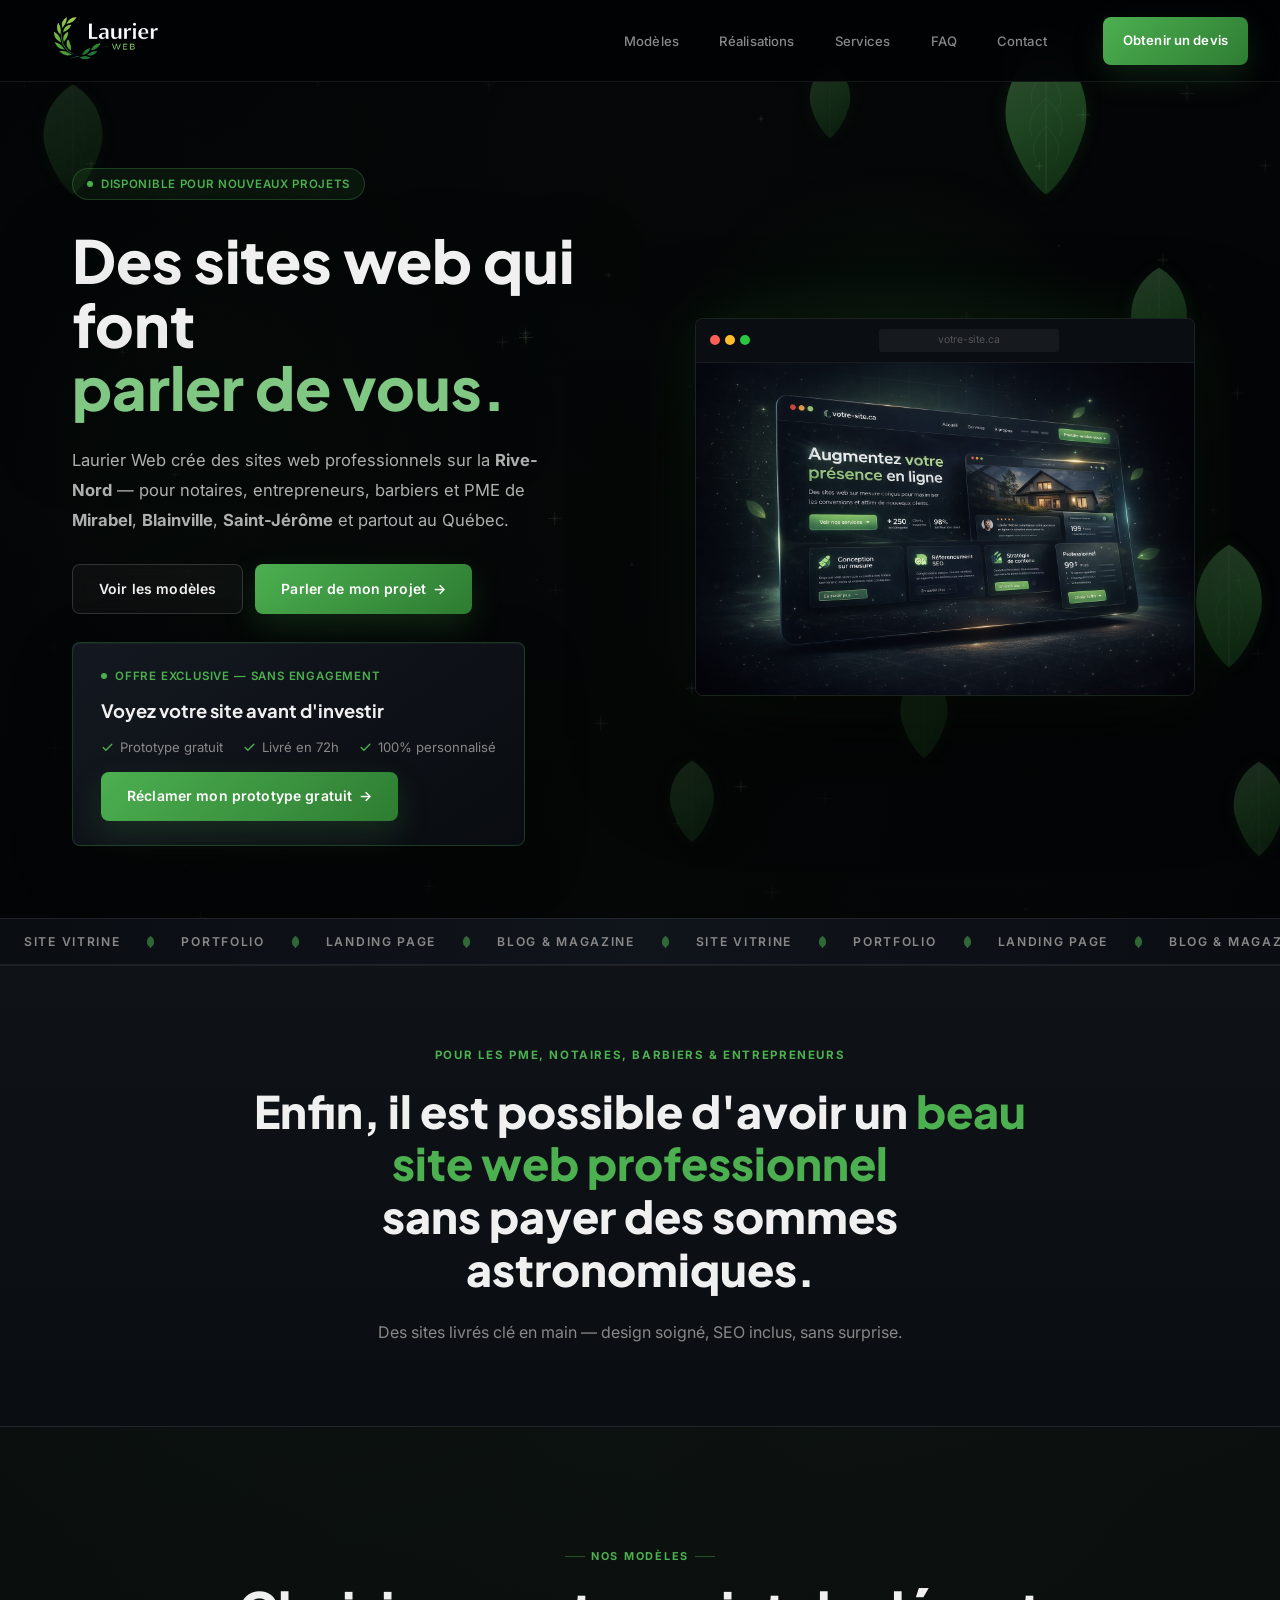
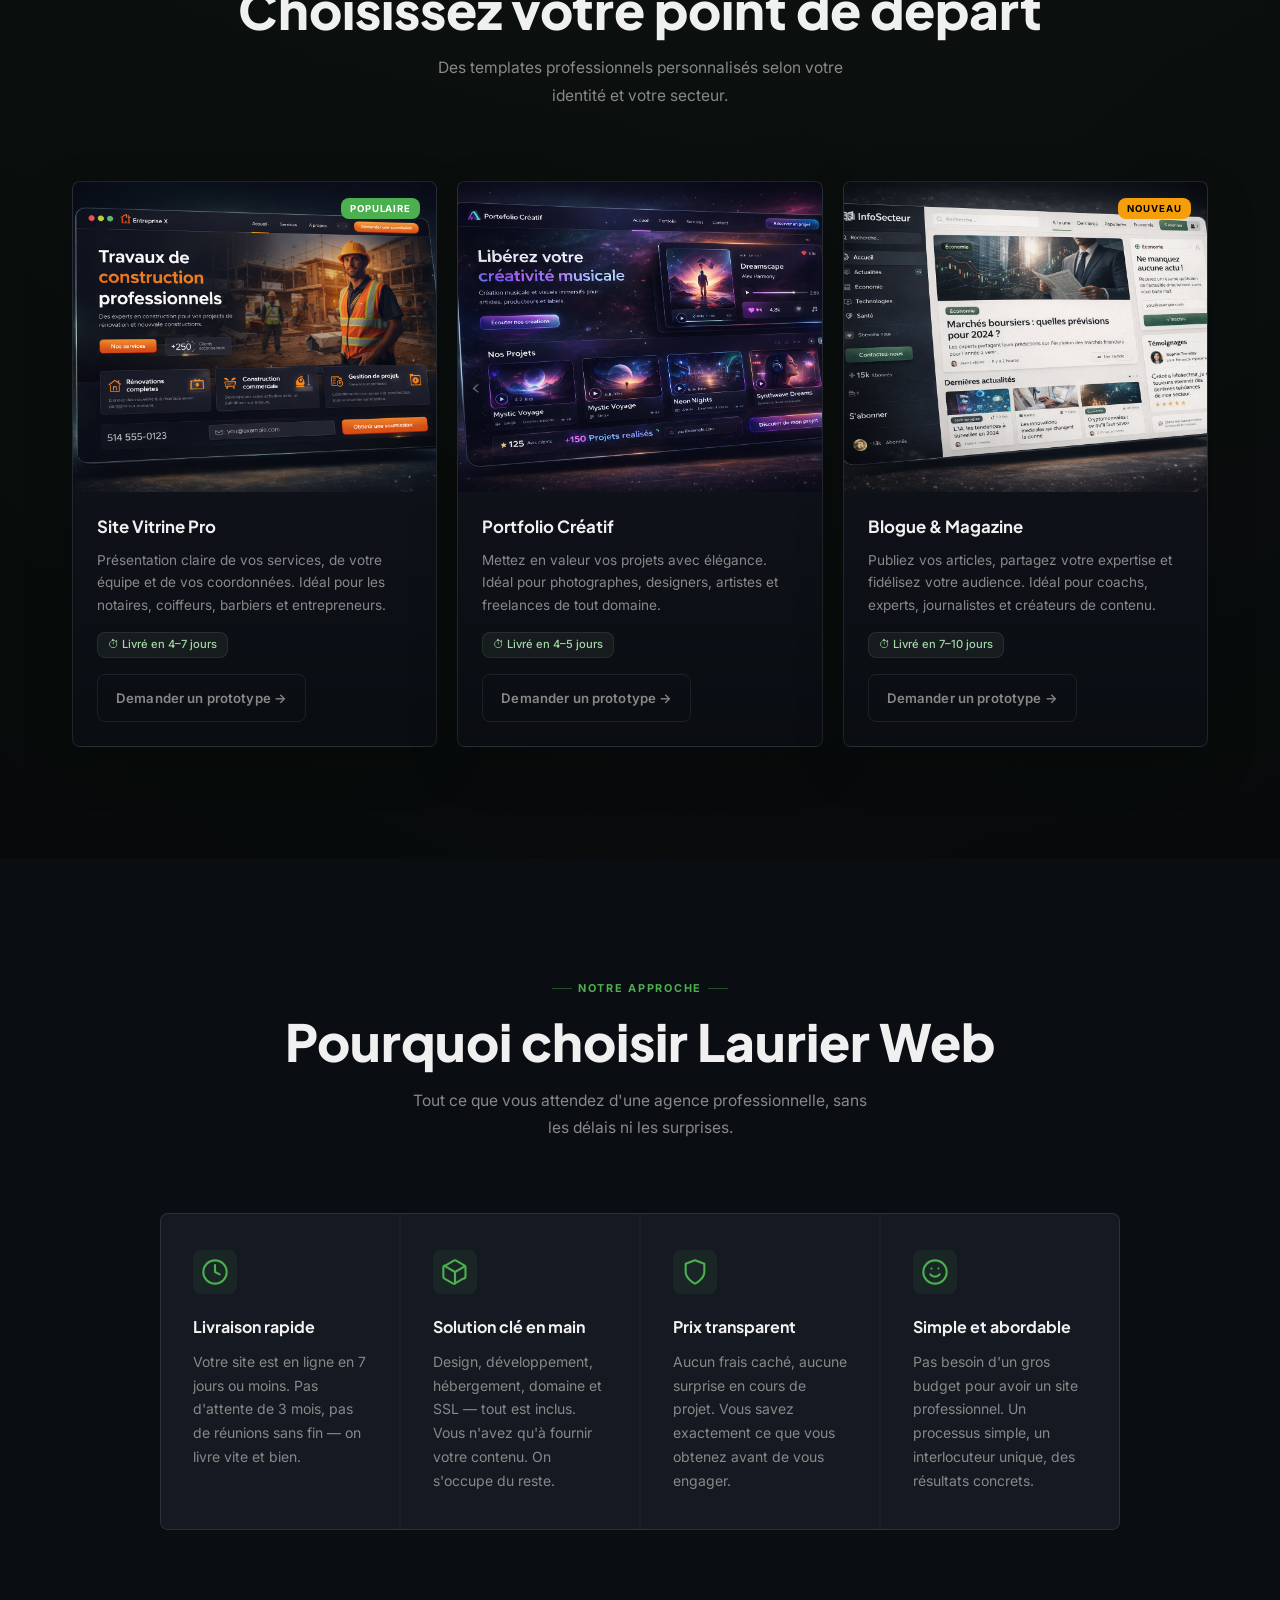
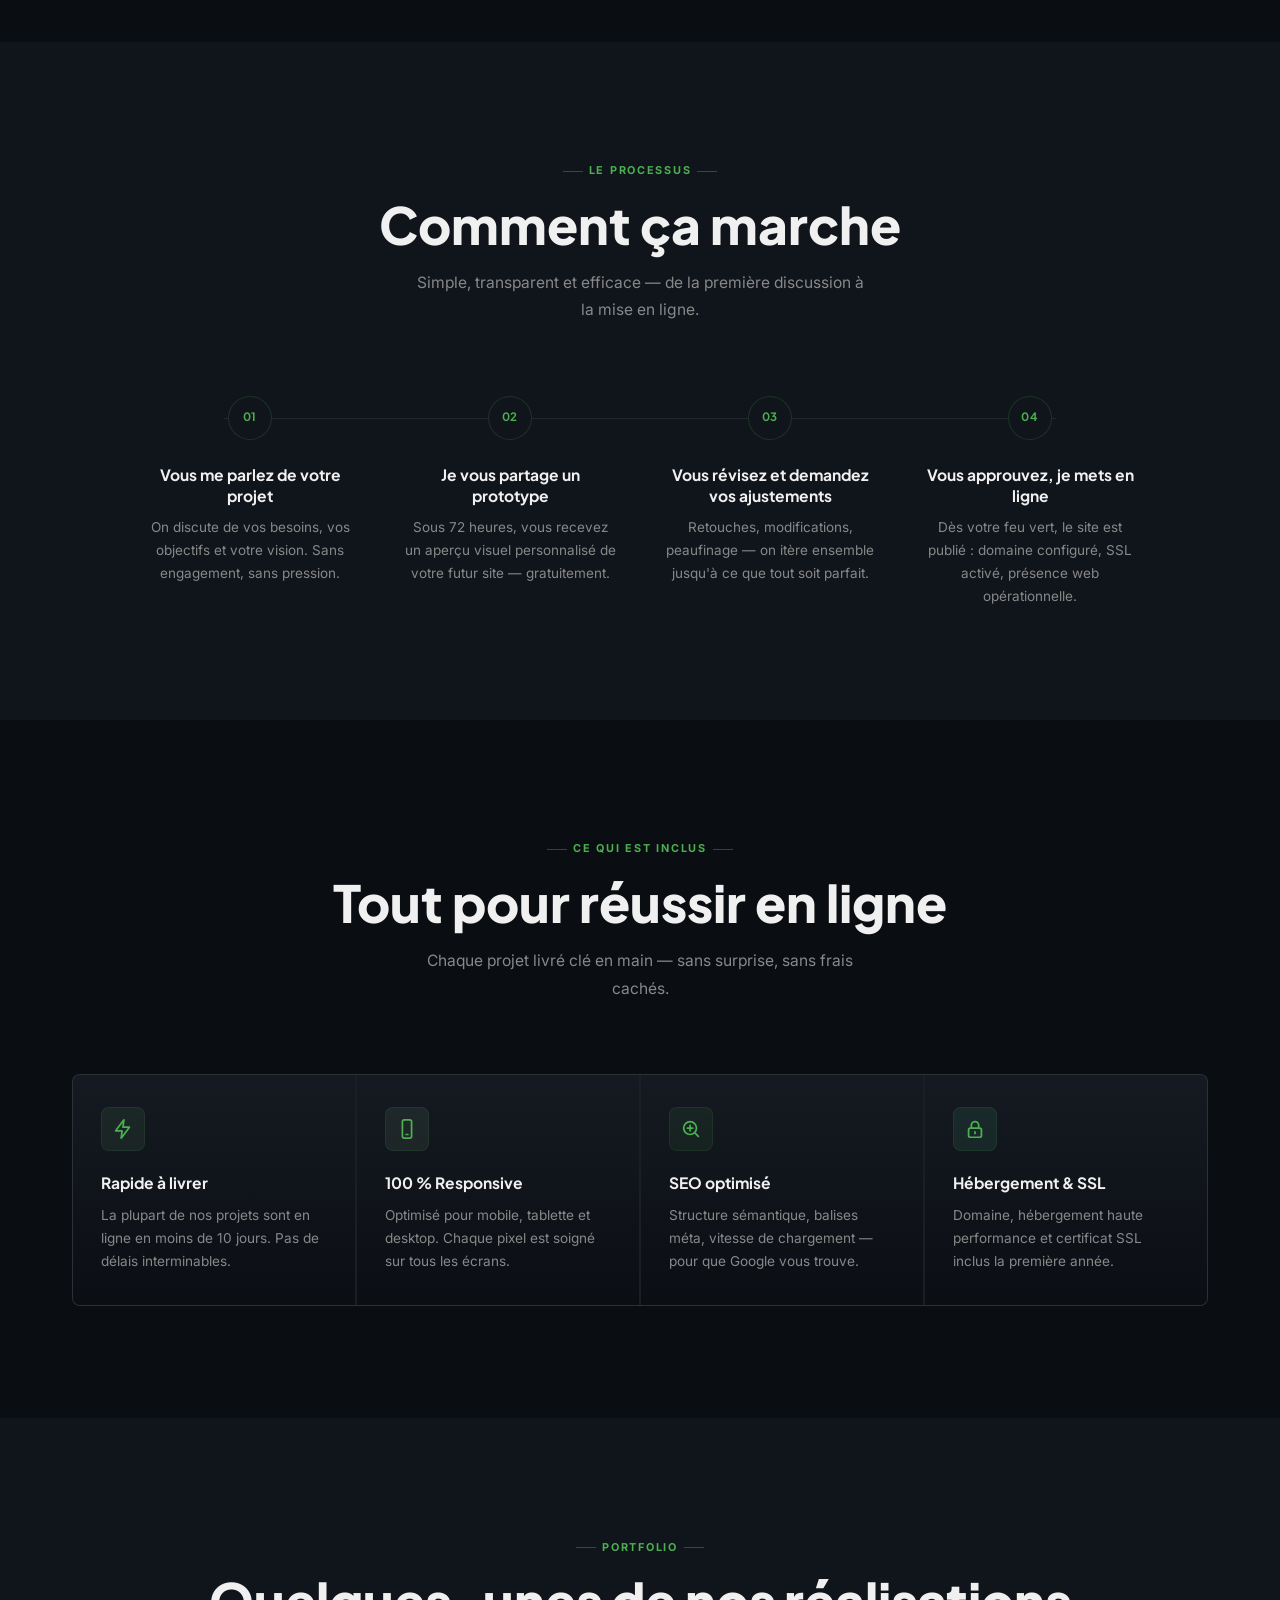
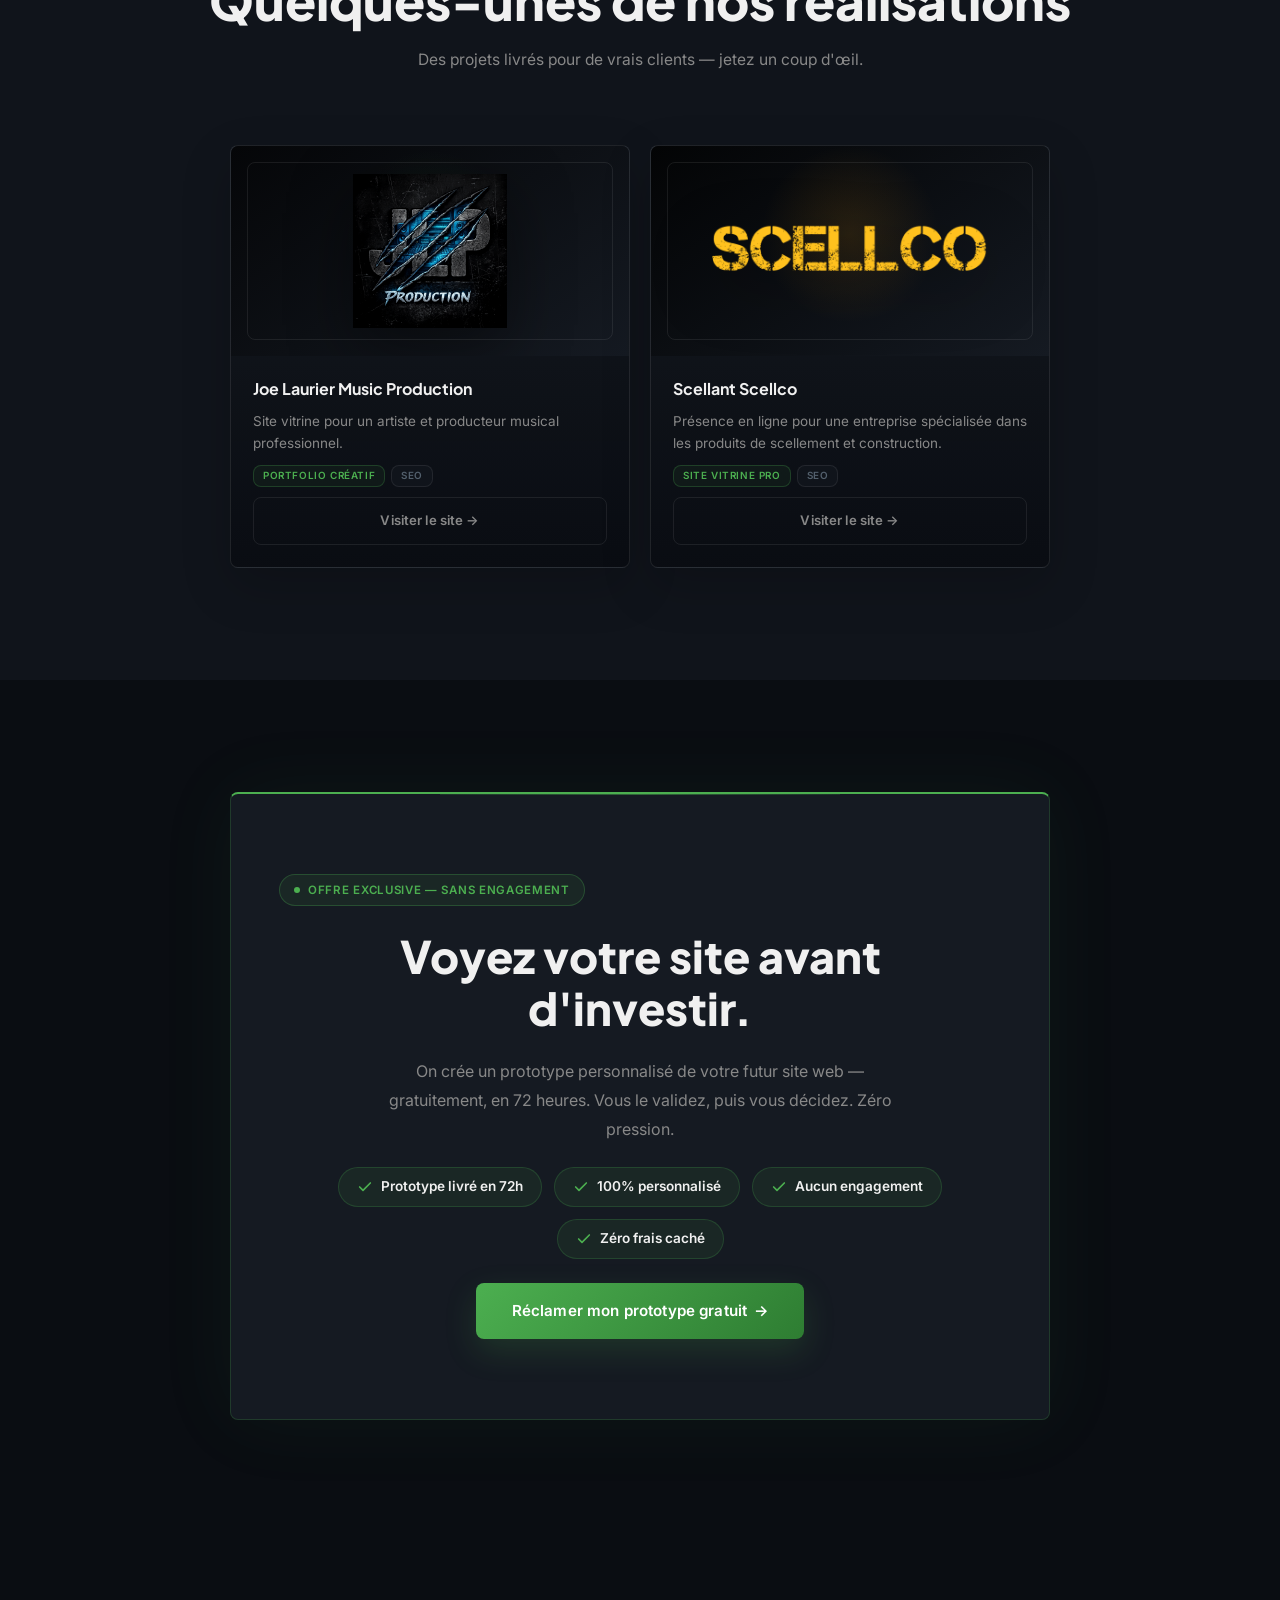
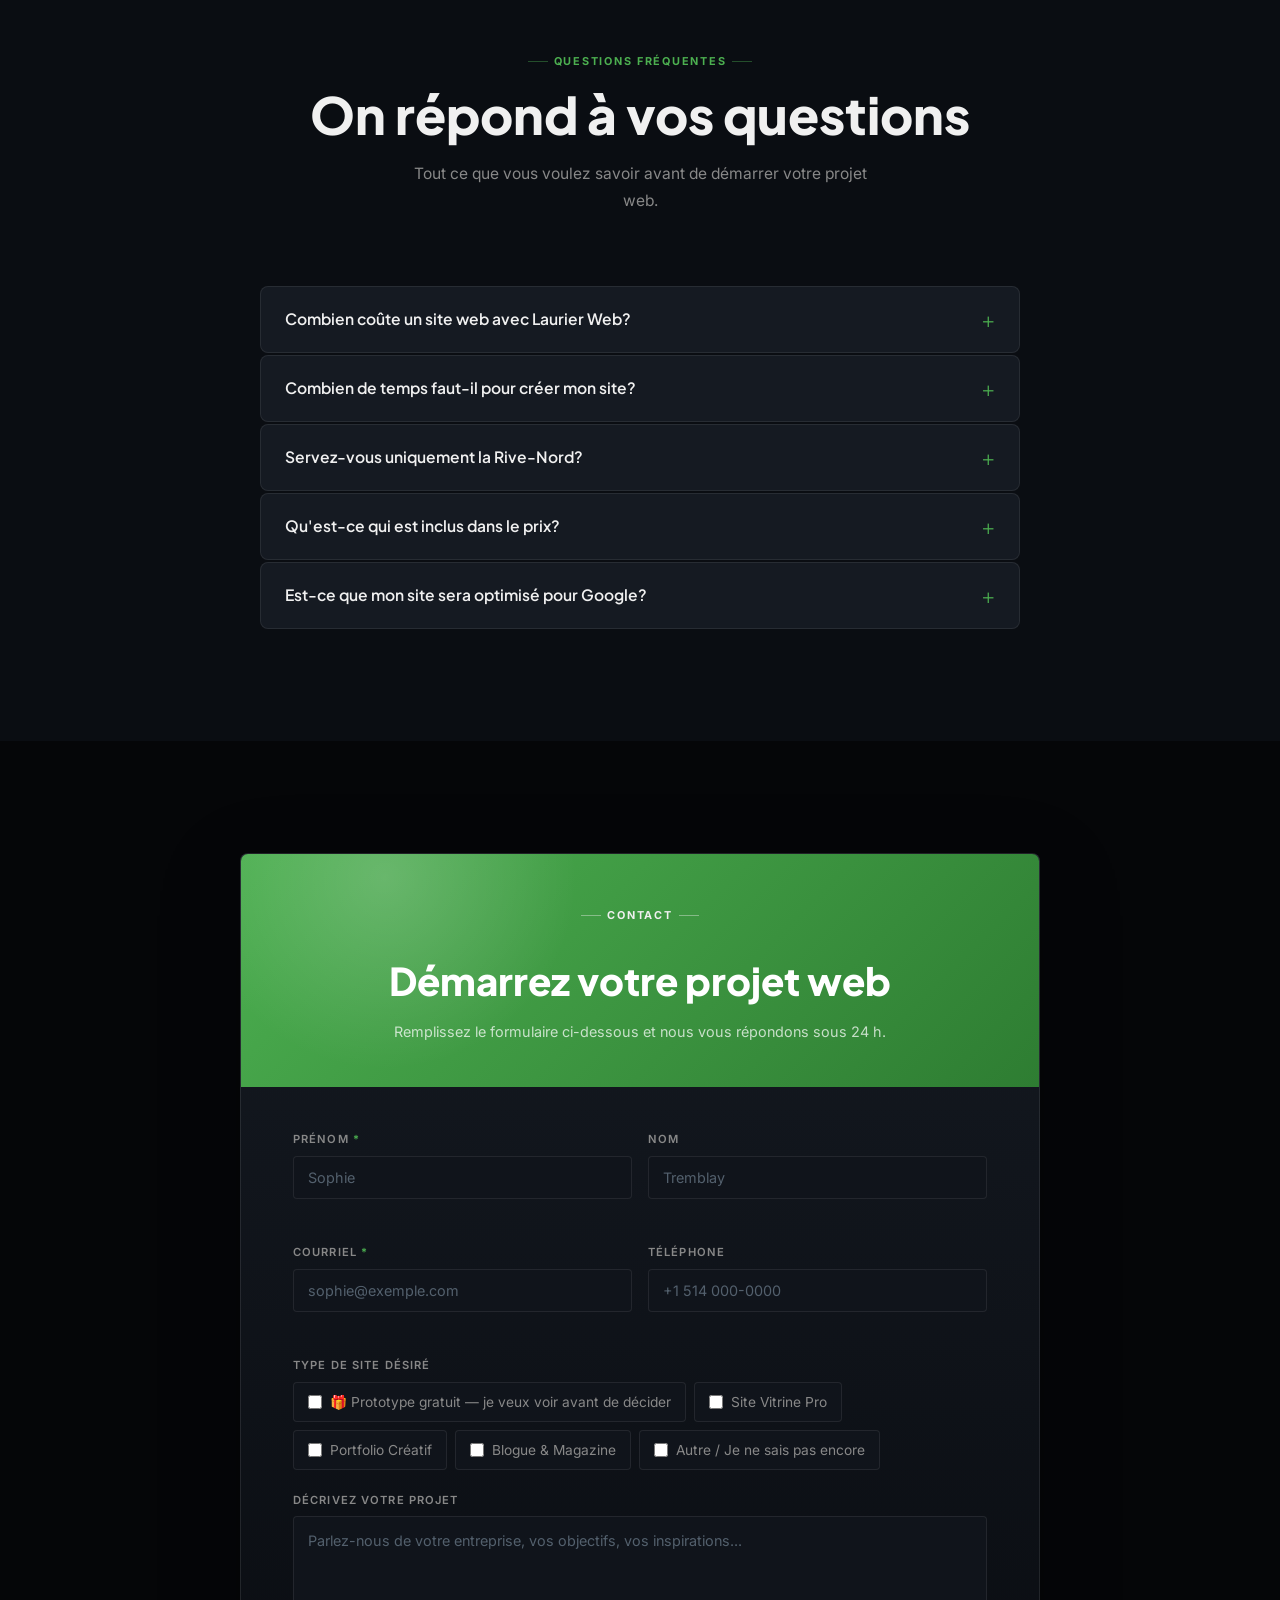
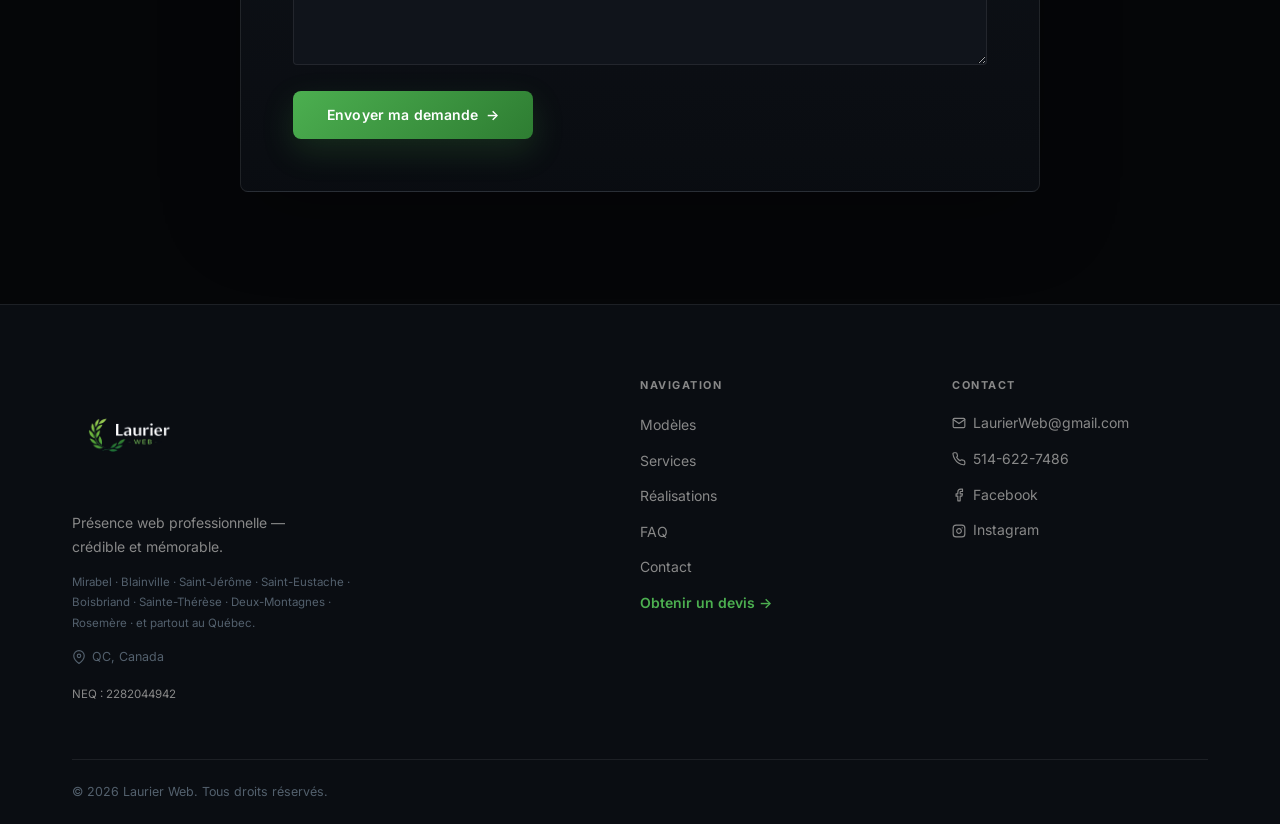
<file: index.html>
<!DOCTYPE html>
<html lang="fr-CA">
<head>
  <meta charset="UTF-8" />
  <meta name="viewport" content="width=device-width, initial-scale=1.0" />
  <title>Création site web Rive-Nord | Laurier Web</title>
  <meta name="description" content="Création de sites web professionnels sur la Rive-Nord pour notaires, PME et entrepreneurs. Mirabel, Blainville, Saint-Jérôme. Prototype gratuit en 72h." />
  <meta name="keywords" content="création site web Mirabel, création site web Blainville, création site web Saint-Jérôme, agence web Rive-Nord, site web notaire, site web entrepreneur, site web barbier, site web salon coiffure, site web PME, site web pas cher Rive-Nord, création site web abordable, site web Saint-Eustache, site web Boisbriand, site web Sainte-Thérèse, site web Rosemère, site web Deux-Montagnes, agence web Québec" />
  <meta name="author" content="Laurier Web" />
  <meta name="robots" content="index, follow" />
  <meta name="google-site-verification" content="0292b7c1e16aa6a2" />
  <meta name="google-site-verification" content="QXxcqD3nbH7M9DW1fIiabyXTuWGIV3mVBaXO-bydncg" />
  <link rel="canonical" href="https://laurierweb.ca/" />
  <link rel="icon" type="image/x-icon" href="/favicon.ico" />
  <link rel="icon" type="image/png" sizes="48x48" href="/favicon-48x48.png" />
  <link rel="icon" type="image/png" sizes="32x32" href="/favicon-32x32.png" />
  <link rel="icon" type="image/png" sizes="16x16" href="/favicon-16x16.png" />
  <link rel="icon" type="image/png" sizes="512x512" href="/favicon-512x512.png" />
  <link rel="apple-touch-icon" sizes="180x180" href="/apple-touch-icon.png" />
  <link rel="manifest" href="/site.webmanifest" />
  <meta name="theme-color" content="#050608" />
  <!-- Open Graph -->
  <meta property="og:type"        content="website" />
  <meta property="og:site_name"   content="Laurier Web" />
  <meta property="og:locale"      content="fr_CA" />
  <meta property="og:title"       content="Laurier Web — Création de sites web · Rive-Nord" />
  <meta property="og:description" content="Sites web professionnels pour PME et travailleurs autonomes à Mirabel, Saint-Eustache, Boisbriand et la Rive-Nord. Forfaits à partir de 300$." />
  <meta property="og:url"         content="https://laurierweb.ca/" />
  <meta property="og:image"       content="https://laurierweb.ca/assets/images/OG.png" />
  <meta property="og:image:type"  content="image/png" />
  <meta property="og:image:width" content="1200" />
  <meta property="og:image:height" content="630" />
  <meta property="og:image:alt"   content="Laurier Web — Création de sites web professionnels sur la Rive-Nord" />
  <!-- Twitter/X Card -->
  <meta name="twitter:card"        content="summary_large_image" />
  <meta name="twitter:title"       content="Laurier Web — Création de sites web · Rive-Nord" />
  <meta name="twitter:description" content="Sites web professionnels à partir de 300$. Mirabel, Saint-Eustache, Boisbriand, Rive-Nord." />
  <meta name="twitter:image"       content="https://laurierweb.ca/assets/images/OG.png" />
  <script type="application/ld+json">
  {
    "@context": "https://schema.org",
    "@type": "ProfessionalService",
    "@id": "https://laurierweb.ca/#business",
    "name": "Laurier Web",
    "description": "Agence de création de sites web professionnels sur la Rive-Nord du Québec. Sites vitrines, portfolios et blogues pour notaires, PME, entrepreneurs et travailleurs autonomes. Prototype gratuit en 72 heures.",
    "url": "https://laurierweb.ca/",
    "email": "LaurierWeb@gmail.com",
    "telephone": "+1-514-622-7486",
    "logo": {
      "@type": "ImageObject",
      "url": "https://laurierweb.ca/assets/images/LogoTransparent.png"
    },
    "image": "https://laurierweb.ca/assets/images/OG.png",
    "address": {
      "@type": "PostalAddress",
      "addressLocality": "Mirabel",
      "addressRegion": "QC",
      "addressCountry": "CA"
    },
    "areaServed": [
      {"@type": "City", "name": "Mirabel"},
      {"@type": "City", "name": "Blainville"},
      {"@type": "City", "name": "Saint-Jérôme"},
      {"@type": "City", "name": "Saint-Eustache"},
      {"@type": "City", "name": "Boisbriand"},
      {"@type": "City", "name": "Sainte-Thérèse"},
      {"@type": "City", "name": "Deux-Montagnes"},
      {"@type": "City", "name": "Rosemère"},
      {"@type": "City", "name": "Lorraine"},
      {"@type": "City", "name": "Saint-Joseph-du-Lac"},
      {"@type": "City", "name": "Oka"},
      {"@type": "City", "name": "Prévost"},
      {"@type": "City", "name": "Saint-Colomban"},
      {"@type": "City", "name": "Sainte-Anne-des-Plaines"}
    ],
    "knowsLanguage": "fr-CA",
    "priceRange": "$$",
    "openingHours": ["Mo-Fr 09:00-18:00"],
    "geo": {
      "@type": "GeoCoordinates",
      "latitude": 45.6500,
      "longitude": -74.0833
    },
    "currenciesAccepted": "CAD",
    "sameAs": [
      "https://share.google/y035e9YMdNvieCdSC"
    ],
    "hasOfferCatalog": {
      "@type": "OfferCatalog",
      "name": "Services de création web",
      "itemListElement": [
        {
          "@type": "Offer",
          "itemOffered": {
            "@type": "Service",
            "name": "Site Vitrine Pro",
            "description": "Site web professionnel pour notaires, barbiers, coiffeurs, entrepreneurs et PME de la Rive-Nord."
          }
        },
        {
          "@type": "Offer",
          "itemOffered": {
            "@type": "Service",
            "name": "Portfolio Créatif",
            "description": "Site portfolio pour photographes, designers, artistes et freelances."
          }
        },
        {
          "@type": "Offer",
          "itemOffered": {
            "@type": "Service",
            "name": "Blogue & Magazine",
            "description": "Site blogue pour coachs, experts, journalistes et créateurs de contenu."
          }
        },
        {
          "@type": "Offer",
          "itemOffered": {
            "@type": "Service",
            "name": "Prototype gratuit",
            "description": "Aperçu visuel personnalisé de votre futur site, livré en 72 heures gratuitement et sans engagement."
          },
          "price": "0",
          "priceCurrency": "CAD"
        }
      ]
    }
  }
  </script>
  <script type="application/ld+json">
  {
    "@context": "https://schema.org",
    "@type": "WebSite",
    "@id": "https://laurierweb.ca/#website",
    "name": "Laurier Web",
    "url": "https://laurierweb.ca/",
    "inLanguage": "fr-CA",
    "publisher": {"@id": "https://laurierweb.ca/#business"}
  }
  </script>
  <script type="application/ld+json">
  {
    "@context": "https://schema.org",
    "@type": "FAQPage",
    "mainEntity": [
      {
        "@type": "Question",
        "name": "Combien coûte un site web avec Laurier Web?",
        "acceptedAnswer": {
          "@type": "Answer",
          "text": "Nos forfaits débutent à 300 $. Le prix final dépend du type de site (vitrine, portfolio, blogue) et de vos besoins spécifiques. Aucun frais caché — vous savez exactement ce que vous obtenez avant de vous engager."
        }
      },
      {
        "@type": "Question",
        "name": "Combien de temps faut-il pour créer mon site web?",
        "acceptedAnswer": {
          "@type": "Answer",
          "text": "La plupart de nos projets sont livrés en 4 à 7 jours ouvrables. Nous offrons également un prototype gratuit livré en 72 heures, sans engagement."
        }
      },
      {
        "@type": "Question",
        "name": "Servez-vous uniquement la Rive-Nord?",
        "acceptedAnswer": {
          "@type": "Answer",
          "text": "Nous desservons principalement la Rive-Nord — Mirabel, Blainville, Saint-Jérôme, Saint-Eustache, Boisbriand, Sainte-Thérèse, Deux-Montagnes, Rosemère et les environs — mais nous travaillons aussi avec des clients de partout au Québec."
        }
      },
      {
        "@type": "Question",
        "name": "Qu'est-ce qui est inclus dans le prix?",
        "acceptedAnswer": {
          "@type": "Answer",
          "text": "Design, développement, hébergement haute performance, nom de domaine et certificat SSL — tout est inclus pour la première année. Clé en main, sans mauvaise surprise."
        }
      },
      {
        "@type": "Question",
        "name": "Est-ce que mon site sera optimisé pour Google?",
        "acceptedAnswer": {
          "@type": "Answer",
          "text": "Oui. Chaque site livré par Laurier Web est construit avec les bonnes pratiques SEO : structure sémantique, balises méta locales, vitesse de chargement optimisée et compatibilité mobile complète."
        }
      }
    ]
  }
  </script>
  <link rel="preload" as="image" href="assets/images/Herosite.png" />
  <link rel="preconnect" href="https://fonts.googleapis.com" />
  <link rel="preconnect" href="https://fonts.gstatic.com" crossorigin />
  <link href="https://fonts.googleapis.com/css2?family=Plus+Jakarta+Sans:wght@400;500;600;700;800&family=Inter:wght@300;400;500;600&display=swap" rel="stylesheet" />
  <link rel="stylesheet" href="style.css" />
</head>
<body>

  <!-- Curseur custom -->
  <div class="cursor"     id="cursor"    aria-hidden="true"></div>
  <div class="cursor-dot" id="cursorDot" aria-hidden="true"></div>

  <!-- ═══════════════════════════════════════ NAVIGATION ═══════════════════════════════════════ -->
  <nav class="navbar" id="navbar" aria-label="Navigation principale">
    <div class="nav-inner">
      <a href="#" class="logo" aria-label="Laurier Web — accueil">
        <img src="assets/images/LogoTransparent.png" alt="Laurier Web" class="logo-image" />
      </a>
      <ul class="nav-links" id="navLinks">
        <li><a href="#modeles">Modèles</a></li>
        <li><a href="#realisations">Réalisations</a></li>
        <li><a href="#services">Services</a></li>
        <li><a href="#faq">FAQ</a></li>
        <li><a href="#contact">Contact</a></li>
      </ul>
      <div class="nav-limelight" id="navLimelight" aria-hidden="true">
        <div class="nav-limelight-cone"></div>
      </div>
      <span class="nav-version">v2.9.1</span>
      <a href="#contact" class="btn btn-red nav-cta">Obtenir un devis</a>
      <button class="burger" id="burger" aria-label="Menu" aria-expanded="false">
        <span></span><span></span><span></span>
      </button>
    </div>
  </nav>

  <!-- ═══════════════════════════════════════ HERO ═══════════════════════════════════════ -->
  <section class="hero" id="hero">
    <video class="hero-video" autoplay muted loop playsinline aria-hidden="true">
      <source src="assets/Videos/Modern_Professional_Background_In_a_tranquil_atmospheric_style_translucent_YI1CUJvQ.mp4" type="video/mp4">
    </video>
    <canvas id="heroCanvas" class="hero-canvas" aria-hidden="true"></canvas>
    <div class="hero-leaves" id="heroLeaves" aria-hidden="true"></div>

    <div class="hero-inner">

      <!-- Gauche — contenu -->
      <div class="hero-content">
        <div class="badge" aria-label="Disponible pour nouveaux projets">
          <span class="pulse-dot" aria-hidden="true"></span>
          Disponible pour nouveaux projets
        </div>

        <h1 class="hero-title">
          <span class="sr-only">Création de site web sur la Rive-Nord — </span>Des sites web qui font<br />
          <span class="highlight">parler de vous.</span>
        </h1>

        <p class="hero-sub">
          Laurier Web crée des sites web professionnels sur la <strong>Rive-Nord</strong> — pour notaires, entrepreneurs, barbiers et PME de <strong>Mirabel</strong>, <strong>Blainville</strong>, <strong>Saint-Jérôme</strong> et partout au Québec.
        </p>

        <div class="hero-actions">
          <a href="#modeles" class="btn btn-outline">Voir les modèles</a>
          <a href="#contact" class="btn btn-red">Parler de mon projet <span class="arr">→</span></a>
        </div>

        <div class="hero-proto-box">
          <div class="hero-proto-badge">
            <span class="pulse-dot" aria-hidden="true"></span>
            Offre exclusive — sans engagement
          </div>
          <div class="hero-proto-title">Voyez votre site avant d'investir</div>
          <div class="hero-proto-perks">
            <span><svg width="13" height="13" viewBox="0 0 24 24" fill="none" stroke="currentColor" stroke-width="2.5" stroke-linecap="round" stroke-linejoin="round" aria-hidden="true"><polyline points="20 6 9 17 4 12"/></svg>Prototype gratuit</span>
            <span><svg width="13" height="13" viewBox="0 0 24 24" fill="none" stroke="currentColor" stroke-width="2.5" stroke-linecap="round" stroke-linejoin="round" aria-hidden="true"><polyline points="20 6 9 17 4 12"/></svg>Livré en 72h</span>
            <span><svg width="13" height="13" viewBox="0 0 24 24" fill="none" stroke="currentColor" stroke-width="2.5" stroke-linecap="round" stroke-linejoin="round" aria-hidden="true"><polyline points="20 6 9 17 4 12"/></svg>100% personnalisé</span>
          </div>
          <a href="#contact" class="btn btn-red hero-proto-cta">Réclamer mon prototype gratuit <span class="arr">→</span></a>
        </div>
      </div>

      <!-- Droite — mockup navigateur -->
      <div class="hero-visual" aria-hidden="true">
        <div class="hb-wrap">
          <div class="hb-chrome">
            <div class="hb-dots">
              <span></span><span></span><span></span>
            </div>
            <div class="hb-url">votre-site.ca</div>
          </div>
          <div class="hb-screen hb-screen--img">
            <img src="assets/images/Herosite.png" alt="Aperçu site Laurier Web" class="hb-screenshot" fetchpriority="high" width="1536" height="1024" />
          </div>
        </div>
      </div>

    </div>
  </section>

  <!-- ═══════════════════════════════════════ MARQUEE ═══════════════════════════════════════ -->
  <div class="marquee-wrap" aria-hidden="true">
    <div class="marquee-track">
      <span class="marquee-item">Site vitrine</span>
      <span class="marquee-sep"><svg width="9" height="13" viewBox="0 0 10 14" fill="none"><path d="M5 1C2.8 2 1 4.5 1 7.5C1 10.5 2.8 13 5 13C7.2 13 9 10.5 9 7.5C9 4.5 7.2 2 5 1Z" fill="#4CAF50" opacity="0.55"/><line x1="5" y1="13" x2="5" y2="14" stroke="#4CAF50" stroke-width="1.5" stroke-linecap="round" opacity="0.55"/></svg></span>
      <span class="marquee-item">Portfolio</span>
      <span class="marquee-sep"><svg width="9" height="13" viewBox="0 0 10 14" fill="none"><path d="M5 1C2.8 2 1 4.5 1 7.5C1 10.5 2.8 13 5 13C7.2 13 9 10.5 9 7.5C9 4.5 7.2 2 5 1Z" fill="#4CAF50" opacity="0.55"/><line x1="5" y1="13" x2="5" y2="14" stroke="#4CAF50" stroke-width="1.5" stroke-linecap="round" opacity="0.55"/></svg></span>
      <span class="marquee-item">Landing page</span>
      <span class="marquee-sep"><svg width="9" height="13" viewBox="0 0 10 14" fill="none"><path d="M5 1C2.8 2 1 4.5 1 7.5C1 10.5 2.8 13 5 13C7.2 13 9 10.5 9 7.5C9 4.5 7.2 2 5 1Z" fill="#4CAF50" opacity="0.55"/><line x1="5" y1="13" x2="5" y2="14" stroke="#4CAF50" stroke-width="1.5" stroke-linecap="round" opacity="0.55"/></svg></span>
      <span class="marquee-item">Blog &amp; Magazine</span>
      <span class="marquee-sep"><svg width="9" height="13" viewBox="0 0 10 14" fill="none"><path d="M5 1C2.8 2 1 4.5 1 7.5C1 10.5 2.8 13 5 13C7.2 13 9 10.5 9 7.5C9 4.5 7.2 2 5 1Z" fill="#4CAF50" opacity="0.55"/><line x1="5" y1="13" x2="5" y2="14" stroke="#4CAF50" stroke-width="1.5" stroke-linecap="round" opacity="0.55"/></svg></span>
      <!-- Duplicate pour loop sans saut -->
      <span class="marquee-item">Site vitrine</span>
      <span class="marquee-sep"><svg width="9" height="13" viewBox="0 0 10 14" fill="none"><path d="M5 1C2.8 2 1 4.5 1 7.5C1 10.5 2.8 13 5 13C7.2 13 9 10.5 9 7.5C9 4.5 7.2 2 5 1Z" fill="#4CAF50" opacity="0.55"/><line x1="5" y1="13" x2="5" y2="14" stroke="#4CAF50" stroke-width="1.5" stroke-linecap="round" opacity="0.55"/></svg></span>
      <span class="marquee-item">Portfolio</span>
      <span class="marquee-sep"><svg width="9" height="13" viewBox="0 0 10 14" fill="none"><path d="M5 1C2.8 2 1 4.5 1 7.5C1 10.5 2.8 13 5 13C7.2 13 9 10.5 9 7.5C9 4.5 7.2 2 5 1Z" fill="#4CAF50" opacity="0.55"/><line x1="5" y1="13" x2="5" y2="14" stroke="#4CAF50" stroke-width="1.5" stroke-linecap="round" opacity="0.55"/></svg></span>
      <span class="marquee-item">Landing page</span>
      <span class="marquee-sep"><svg width="9" height="13" viewBox="0 0 10 14" fill="none"><path d="M5 1C2.8 2 1 4.5 1 7.5C1 10.5 2.8 13 5 13C7.2 13 9 10.5 9 7.5C9 4.5 7.2 2 5 1Z" fill="#4CAF50" opacity="0.55"/><line x1="5" y1="13" x2="5" y2="14" stroke="#4CAF50" stroke-width="1.5" stroke-linecap="round" opacity="0.55"/></svg></span>
      <span class="marquee-item">Blog &amp; Magazine</span>
      <span class="marquee-sep"><svg width="9" height="13" viewBox="0 0 10 14" fill="none"><path d="M5 1C2.8 2 1 4.5 1 7.5C1 10.5 2.8 13 5 13C7.2 13 9 10.5 9 7.5C9 4.5 7.2 2 5 1Z" fill="#4CAF50" opacity="0.55"/><line x1="5" y1="13" x2="5" y2="14" stroke="#4CAF50" stroke-width="1.5" stroke-linecap="round" opacity="0.55"/></svg></span>
    </div>
  </div>

  <!-- ═══════════════════════════════════════ MANIFESTE ═══════════════════════════════════════ -->
  <section class="statement-strip">
    <div class="container">
      <div class="statement-inner reveal">
        <p class="statement-eyebrow">Pour les PME, notaires, barbiers &amp; entrepreneurs</p>
        <p class="statement-text">
          Enfin, il est possible d'avoir un <span class="statement-highlight">beau site web professionnel</span><br class="br-desktop" /> sans payer des sommes astronomiques.
        </p>
        <p class="statement-sub">Des sites livrés clé en main — design soigné, SEO inclus, sans surprise.</p>
      </div>
    </div>
  </section>

  <!-- ═══════════════════════════════════════ MODÈLES ═══════════════════════════════════════ -->
  <section class="section modeles" id="modeles">
    <div class="container">
      <div class="section-head reveal">
        <span class="section-label">Nos modèles</span>
        <h2>Choisissez votre point de départ</h2>
        <p>Des templates professionnels personnalisés selon votre identité et votre secteur.</p>
      </div>

      <div class="cards-grid cards-grid--3">

        <!-- Carte 1 — Site Vitrine Pro -->
        <article class="card reveal">
          <div class="card-thumb">
            <img src="assets/images/vitrine.png" alt="Aperçu Site Vitrine Pro" class="card-thumb-img" loading="lazy" width="1536" height="1024" />
            <div class="card-badge badge-pop">Populaire</div>
          </div>
          <div class="card-body">
            <h3>Site Vitrine Pro</h3>
            <p>Présentation claire de vos services, de votre équipe et de vos coordonnées. Idéal pour les notaires, coiffeurs, barbiers et entrepreneurs.</p>
            <div class="card-meta">
              <span class="delay">⏱ Livré en 4–7 jours</span>
            </div>
            <a href="#contact" class="btn btn-ghost">Demander un prototype →</a>
          </div>
        </article>

        <!-- Carte 2 — Portfolio Créatif -->
        <article class="card reveal">
          <div class="card-thumb">
            <img src="assets/images/Portfolio.png" alt="Aperçu Portfolio Créatif" class="card-thumb-img" loading="lazy" width="1536" height="1024" />
          </div>
          <div class="card-body">
            <h3>Portfolio Créatif</h3>
            <p>Mettez en valeur vos projets avec élégance. Idéal pour photographes, designers, artistes et freelances de tout domaine.</p>
            <div class="card-meta">
              <span class="delay">⏱ Livré en 4–5 jours</span>
            </div>
            <a href="#contact" class="btn btn-ghost">Demander un prototype →</a>
          </div>
        </article>

        <!-- Carte 3 — Blogue & Magazine -->
        <article class="card reveal">
          <div class="card-thumb">
            <img src="assets/images/blogue.png" alt="Aperçu Blogue &amp; Magazine" class="card-thumb-img" loading="lazy" width="1536" height="1024" />
            <div class="card-badge badge-new">Nouveau</div>
          </div>
          <div class="card-body">
            <h3>Blogue &amp; Magazine</h3>
            <p>Publiez vos articles, partagez votre expertise et fidélisez votre audience. Idéal pour coachs, experts, journalistes et créateurs de contenu.</p>
            <div class="card-meta">
              <span class="delay">⏱ Livré en 7–10 jours</span>
            </div>
            <a href="#contact" class="btn btn-ghost">Demander un prototype →</a>
          </div>
        </article>

      </div>
    </div>
  </section>

  <!-- ═══════════════════════════════════════ POURQUOI LAURIER WEB ═══════════════════════════════════════ -->
  <section class="section pourquoi" id="pourquoi">
    <div class="container">
      <div class="section-head reveal">
        <span class="section-label">Notre approche</span>
        <h2>Pourquoi choisir Laurier Web</h2>
        <p>Tout ce que vous attendez d'une agence professionnelle, sans les délais ni les surprises.</p>
      </div>

      <div class="pourquoi-grid pourquoi-grid--4">

        <div class="pourquoi-card reveal">
          <div class="pq-icon">
            <svg width="28" height="28" viewBox="0 0 24 24" fill="none" stroke="currentColor" stroke-width="1.8" stroke-linecap="round" stroke-linejoin="round"><circle cx="12" cy="12" r="10"/><polyline points="12 6 12 12 16 14"/></svg>
          </div>
          <h3>Livraison rapide</h3>
          <p>Votre site est en ligne en 7 jours ou moins. Pas d'attente de 3 mois, pas de réunions sans fin — on livre vite et bien.</p>
        </div>

        <div class="pourquoi-card reveal">
          <div class="pq-icon">
            <svg width="28" height="28" viewBox="0 0 24 24" fill="none" stroke="currentColor" stroke-width="1.8" stroke-linecap="round" stroke-linejoin="round"><path d="M21 16V8a2 2 0 0 0-1-1.73l-7-4a2 2 0 0 0-2 0l-7 4A2 2 0 0 0 2 8v8a2 2 0 0 0 1 1.73l7 4a2 2 0 0 0 2 0l7-4A2 2 0 0 0 21 16z"/><polyline points="3.27 6.96 12 12.01 20.73 6.96"/><line x1="12" y1="22.08" x2="12" y2="12"/></svg>
          </div>
          <h3>Solution clé en main</h3>
          <p>Design, développement, hébergement, domaine et SSL — tout est inclus. Vous n'avez qu'à fournir votre contenu. On s'occupe du reste.</p>
        </div>

        <div class="pourquoi-card reveal">
          <div class="pq-icon">
            <svg width="28" height="28" viewBox="0 0 24 24" fill="none" stroke="currentColor" stroke-width="1.8" stroke-linecap="round" stroke-linejoin="round"><path d="M12 22s8-4 8-10V5l-8-3-8 3v7c0 6 8 10 8 10z"/></svg>
          </div>
          <h3>Prix transparent</h3>
          <p>Aucun frais caché, aucune surprise en cours de projet. Vous savez exactement ce que vous obtenez avant de vous engager.</p>
        </div>

        <div class="pourquoi-card reveal">
          <div class="pq-icon">
            <svg width="28" height="28" viewBox="0 0 24 24" fill="none" stroke="currentColor" stroke-width="1.8" stroke-linecap="round" stroke-linejoin="round"><circle cx="12" cy="12" r="10"/><path d="M8 14s1.5 2 4 2 4-2 4-2"/><line x1="9" y1="9" x2="9.01" y2="9"/><line x1="15" y1="9" x2="15.01" y2="9"/></svg>
          </div>
          <h3>Simple et abordable</h3>
          <p>Pas besoin d'un gros budget pour avoir un site professionnel. Un processus simple, un interlocuteur unique, des résultats concrets.</p>
        </div>

      </div>
    </div>
  </section>

  <!-- ═══════════════════════════════════════ COMMENT ÇA MARCHE ═══════════════════════════════════════ -->
  <section class="section processus" id="processus">
    <div class="container">
      <div class="section-head reveal">
        <span class="section-label">Le processus</span>
        <h2>Comment ça marche</h2>
        <p>Simple, transparent et efficace — de la première discussion à la mise en ligne.</p>
      </div>

      <div class="steps-wrap">
        <div class="steps-line" aria-hidden="true"></div>

        <div class="steps-grid">

          <div class="step reveal">
            <div class="step-num">01</div>
            <h3>Vous me parlez de votre projet</h3>
            <p>On discute de vos besoins, vos objectifs et votre vision. Sans engagement, sans pression.</p>
          </div>

          <div class="step reveal">
            <div class="step-num">02</div>
            <h3>Je vous partage un prototype</h3>
            <p>Sous 72 heures, vous recevez un aperçu visuel personnalisé de votre futur site — gratuitement.</p>
          </div>

          <div class="step reveal">
            <div class="step-num">03</div>
            <h3>Vous révisez et demandez vos ajustements</h3>
            <p>Retouches, modifications, peaufinage — on itère ensemble jusqu'à ce que tout soit parfait.</p>
          </div>

          <div class="step reveal">
            <div class="step-num">04</div>
            <h3>Vous approuvez, je mets en ligne</h3>
            <p>Dès votre feu vert, le site est publié : domaine configuré, SSL activé, présence web opérationnelle.</p>
          </div>

        </div>
      </div>
    </div>
  </section>

  <!-- ═══════════════════════════════════════ SERVICES / FEATURES ═══════════════════════════════════════ -->
  <section class="section features" id="services">
    <div class="container">
      <div class="section-head reveal">
        <span class="section-label">Ce qui est inclus</span>
        <h2>Tout pour réussir en ligne</h2>
        <p>Chaque projet livré clé en main — sans surprise, sans frais cachés.</p>
      </div>

      <div class="features-grid">

        <div class="feature-card reveal">
          <div class="feat-icon feat-yellow" aria-hidden="true">
            <svg viewBox="0 0 24 24"><path d="M13 2 4 14h7l-1 8 9-12h-7l1-8Z"/></svg>
          </div>
          <h3>Rapide à livrer</h3>
          <p>La plupart de nos projets sont en ligne en moins de 10 jours. Pas de délais interminables.</p>
        </div>

        <div class="feature-card reveal">
          <div class="feat-icon feat-cyan" aria-hidden="true">
            <svg viewBox="0 0 24 24"><rect x="7" y="2" width="10" height="20" rx="2"/><path d="M11 18h2"/></svg>
          </div>
          <h3>100 % Responsive</h3>
          <p>Optimisé pour mobile, tablette et desktop. Chaque pixel est soigné sur tous les écrans.</p>
        </div>

        <div class="feature-card reveal">
          <div class="feat-icon feat-red" aria-hidden="true">
            <svg viewBox="0 0 24 24"><circle cx="11" cy="11" r="7"/><path d="m20 20-3.5-3.5"/><path d="M8 11h6"/><path d="M11 8v6"/></svg>
          </div>
          <h3>SEO optimisé</h3>
          <p>Structure sémantique, balises méta, vitesse de chargement — pour que Google vous trouve.</p>
        </div>

        <div class="feature-card reveal">
          <div class="feat-icon feat-green" aria-hidden="true">
            <svg viewBox="0 0 24 24"><rect x="5" y="11" width="14" height="10" rx="2"/><path d="M8 11V8a4 4 0 0 1 8 0v3"/><path d="M12 15v2"/></svg>
          </div>
          <h3>Hébergement &amp; SSL</h3>
          <p>Domaine, hébergement haute performance et certificat SSL inclus la première année.</p>
        </div>

      </div>
    </div>
  </section>

  <!-- ═══════════════════════════════════════ RÉALISATIONS ═══════════════════════════════════════ -->
  <section class="section realisations" id="realisations">
    <div class="container">
      <div class="section-head reveal">
        <span class="section-label">Portfolio</span>
        <h2>Quelques-unes de nos réalisations</h2>
        <p>Des projets livrés pour de vrais clients — jetez un coup d'œil.</p>
      </div>

      <div class="real-grid real-grid--2">

        <div class="real-card reveal">
          <div class="real-preview real-logo-preview real-logo-preview--jlp">
            <img src="assets/images/JLPLogo.png" alt="Logo Joe Laurier Production" class="real-logo-img" loading="lazy" width="1024" height="1024" />
          </div>
          <div class="real-body">
            <h3>Joe Laurier Music Production</h3>
            <p>Site vitrine pour un artiste et producteur musical professionnel.</p>
            <div class="real-tags">
              <span class="real-tag real-tag--type">Portfolio Créatif</span>
              <span class="real-tag">SEO</span>
            </div>
            <a href="https://joelaurierproduction.com/" target="_blank" rel="noopener noreferrer" class="btn btn-ghost">Visiter le site →</a>
          </div>
        </div>

        <div class="real-card reveal">
          <div class="real-preview real-logo-preview real-logo-preview--scellco">
            <img src="assets/images/ScellcoLogoCropped.png" alt="Logo Scellco" class="real-logo-img" loading="lazy" width="1300" height="340" />
          </div>
          <div class="real-body">
            <h3>Scellant Scellco</h3>
            <p>Présence en ligne pour une entreprise spécialisée dans les produits de scellement et construction.</p>
            <div class="real-tags">
              <span class="real-tag real-tag--type">Site Vitrine Pro</span>
              <span class="real-tag">SEO</span>
            </div>
            <a href="https://www.scellantscellco.ca/" target="_blank" rel="noopener noreferrer" class="btn btn-ghost">Visiter le site →</a>
          </div>
        </div>

      </div>
    </div>
  </section>

  <!-- ═══════════════════════════════════════ PROTOTYPE GRATUIT ═══════════════════════════════════════ -->
  <section class="section proto-section" id="prototype">
    <div class="container">
      <div class="proto-block reveal">
        <div class="badge">
          <span class="pulse-dot" aria-hidden="true"></span>
          Offre exclusive — sans engagement
        </div>
        <h2>Voyez votre site avant d'investir.</h2>
        <p>On crée un prototype personnalisé de votre futur site web — gratuitement, en 72 heures. Vous le validez, puis vous décidez. Zéro pression.</p>
        <div class="proto-perks">
          <div class="proto-perk">
            <svg width="16" height="16" viewBox="0 0 24 24" fill="none" stroke="currentColor" stroke-width="2.5" stroke-linecap="round" stroke-linejoin="round" aria-hidden="true"><polyline points="20 6 9 17 4 12"/></svg>
            Prototype livré en 72h
          </div>
          <div class="proto-perk">
            <svg width="16" height="16" viewBox="0 0 24 24" fill="none" stroke="currentColor" stroke-width="2.5" stroke-linecap="round" stroke-linejoin="round" aria-hidden="true"><polyline points="20 6 9 17 4 12"/></svg>
            100% personnalisé
          </div>
          <div class="proto-perk">
            <svg width="16" height="16" viewBox="0 0 24 24" fill="none" stroke="currentColor" stroke-width="2.5" stroke-linecap="round" stroke-linejoin="round" aria-hidden="true"><polyline points="20 6 9 17 4 12"/></svg>
            Aucun engagement
          </div>
          <div class="proto-perk">
            <svg width="16" height="16" viewBox="0 0 24 24" fill="none" stroke="currentColor" stroke-width="2.5" stroke-linecap="round" stroke-linejoin="round" aria-hidden="true"><polyline points="20 6 9 17 4 12"/></svg>
            Zéro frais caché
          </div>
        </div>
        <a href="#contact" class="btn btn-red btn-lg">Réclamer mon prototype gratuit <span class="arr">→</span></a>
      </div>
    </div>
  </section>

  <!-- ═══════════════════════════════════════ FAQ ═══════════════════════════════════════ -->
  <section class="section faq-section" id="faq">
    <div class="container">
      <div class="section-head reveal">
        <span class="section-label">Questions fréquentes</span>
        <h2>On répond à vos questions</h2>
        <p>Tout ce que vous voulez savoir avant de démarrer votre projet web.</p>
      </div>

      <div class="faq-list">

        <details class="faq-item reveal">
          <summary class="faq-q">Combien coûte un site web avec Laurier Web?</summary>
          <p class="faq-a">Nos forfaits débutent à 300 $. Le prix final dépend du type de site et de vos besoins. Aucun frais caché — vous savez exactement ce que vous obtenez avant de vous engager.</p>
        </details>

        <details class="faq-item reveal">
          <summary class="faq-q">Combien de temps faut-il pour créer mon site?</summary>
          <p class="faq-a">La plupart de nos projets sont livrés en 4 à 7 jours ouvrables. Nous offrons aussi un prototype gratuit en 72 h — pour que vous puissiez voir le résultat avant de décider.</p>
        </details>

        <details class="faq-item reveal">
          <summary class="faq-q">Servez-vous uniquement la Rive-Nord?</summary>
          <p class="faq-a">Nous desservons principalement la Rive-Nord — <strong>Mirabel, Blainville, Saint-Jérôme, Saint-Eustache, Boisbriand, Sainte-Thérèse, Deux-Montagnes, Rosemère</strong> et les environs. Mais nous collaborons aussi avec des clients de partout au Québec.</p>
        </details>

        <details class="faq-item reveal">
          <summary class="faq-q">Qu'est-ce qui est inclus dans le prix?</summary>
          <p class="faq-a">Design, développement, hébergement haute performance, nom de domaine et certificat SSL — tout est inclus pour la première année. Clé en main, sans mauvaise surprise.</p>
        </details>

        <details class="faq-item reveal">
          <summary class="faq-q">Est-ce que mon site sera optimisé pour Google?</summary>
          <p class="faq-a">Oui. Chaque site livré par Laurier Web est construit avec les bonnes pratiques SEO : structure sémantique, balises méta locales, vitesse de chargement optimisée et compatibilité mobile complète.</p>
        </details>

      </div>
    </div>
  </section>

  <!-- ═══════════════════════════════════════ FORMULAIRE ═══════════════════════════════════════ -->
  <section class="section contact-section" id="contact">
    <div class="container">

      <div class="form-wrapper reveal">
        <div class="form-header">
          <span class="section-label light">Contact</span>
          <h2>Démarrez votre projet web</h2>
          <p>Remplissez le formulaire ci-dessous et nous vous répondons sous 24 h.</p>
        </div>

        <form class="contact-form" id="contactForm" novalidate>
          <input type="hidden" name="access_key" value="82fbe916-3d05-4187-922a-3287a5920ef7" />
          <input type="hidden" name="subject" value="Nouvelle demande — Laurier Web" />
          <input type="hidden" name="from_name" value="Laurier Web" />

          <div class="form-row">
            <div class="field-group">
              <label for="firstName">Prénom <span class="req">*</span></label>
              <input type="text" id="firstName" name="firstName" placeholder="Sophie" autocomplete="given-name" />
              <span class="field-error" id="firstNameError"></span>
            </div>
            <div class="field-group">
              <label for="lastName">Nom</label>
              <input type="text" id="lastName" name="lastName" placeholder="Tremblay" autocomplete="family-name" />
            </div>
          </div>

          <div class="form-row">
            <div class="field-group">
              <label for="email">Courriel <span class="req">*</span></label>
              <input type="email" id="email" name="email" placeholder="sophie@exemple.com" autocomplete="email" />
              <span class="field-error" id="emailError"></span>
            </div>
            <div class="field-group">
              <label for="phone">Téléphone</label>
              <input type="tel" id="phone" name="phone" placeholder="+1 514 000-0000" autocomplete="tel" />
            </div>
          </div>

          <div class="field-group full">
            <label>Type de site désiré</label>
            <div class="checkboxes">
              <label class="check-label"><input type="checkbox" name="siteType" value="prototype" /><span>🎁 Prototype gratuit — je veux voir avant de décider</span></label>
              <label class="check-label"><input type="checkbox" name="siteType" value="vitrine" /><span>Site Vitrine Pro</span></label>
              <label class="check-label"><input type="checkbox" name="siteType" value="portfolio" /><span>Portfolio Créatif</span></label>
              <label class="check-label"><input type="checkbox" name="siteType" value="blogue" /><span>Blogue &amp; Magazine</span></label>
              <label class="check-label"><input type="checkbox" name="siteType" value="autre" /><span>Autre / Je ne sais pas encore</span></label>
            </div>
          </div>

          <div class="field-group full">
            <label for="description">Décrivez votre projet</label>
            <textarea id="description" name="description" rows="5" placeholder="Parlez-nous de votre entreprise, vos objectifs, vos inspirations..."></textarea>
          </div>


          <button type="submit" class="btn btn-red btn-submit" id="submitBtn">
            Envoyer ma demande <span class="arr">→</span>
          </button>

          <div class="success-msg" id="successMsg" aria-live="polite" hidden>
            <span class="success-icon">✅</span>
            <div>
              <strong>Demande envoyée !</strong>
              <p>Merci ! Nous vous répondrons dans les 24 heures.</p>
            </div>
          </div>

        </form>
      </div>
    </div>
  </section>

  <!-- ═══════════════════════════════════════ FOOTER ═══════════════════════════════════════ -->
  <footer class="footer">
    <div class="container">
      <div class="footer-grid">

        <!-- Colonne 1 — Identité -->
        <div class="footer-col footer-brand">
          <a href="#" class="logo footer-logo" aria-label="Laurier Web">
            <img src="assets/images/LogoTransparent.png" alt="Laurier Web" class="logo-image" />
          </a>
          <p class="footer-tagline">Présence web professionnelle —<br />crédible et mémorable.</p>
          <p class="footer-zones">Mirabel · Blainville · Saint-Jérôme · Saint-Eustache · Boisbriand · Sainte-Thérèse · Deux-Montagnes · Rosemère · et partout au Québec.</p>
          <span class="footer-location">
            <svg width="14" height="14" viewBox="0 0 24 24" fill="none" stroke="currentColor" stroke-width="2" stroke-linecap="round" stroke-linejoin="round" aria-hidden="true"><path d="M21 10c0 7-9 13-9 13s-9-6-9-13a9 9 0 0 1 18 0z"/><circle cx="12" cy="10" r="3"/></svg>
            QC, Canada
          </span>
          <span class="footer-neq">NEQ : 2282044942</span>
        </div>

        <!-- Colonne 2 — Liens rapides -->
        <div class="footer-col">
          <h4 class="footer-col-title">Navigation</h4>
          <ul class="footer-links">
            <li><a href="#modeles">Modèles</a></li>
            <li><a href="#services">Services</a></li>
            <li><a href="#realisations">Réalisations</a></li>
            <li><a href="#faq">FAQ</a></li>
            <li><a href="#contact">Contact</a></li>
            <li><a href="#contact" class="footer-link-cta">Obtenir un devis →</a></li>
          </ul>
        </div>

        <!-- Colonne 3 — Contact & Réseaux -->
        <div class="footer-col">
          <h4 class="footer-col-title">Contact</h4>
          <ul class="footer-links">
            <li>
              <a href="mailto:LaurierWeb@gmail.com">
                <svg width="14" height="14" viewBox="0 0 24 24" fill="none" stroke="currentColor" stroke-width="2" stroke-linecap="round" stroke-linejoin="round" aria-hidden="true"><path d="M4 4h16c1.1 0 2 .9 2 2v12c0 1.1-.9 2-2 2H4c-1.1 0-2-.9-2-2V6c0-1.1.9-2 2-2z"/><polyline points="22,6 12,13 2,6"/></svg>
                LaurierWeb@gmail.com
              </a>
            </li>
            <li>
              <a href="tel:+15146227486">
                <svg width="14" height="14" viewBox="0 0 24 24" fill="none" stroke="currentColor" stroke-width="2" stroke-linecap="round" stroke-linejoin="round" aria-hidden="true"><path d="M22 16.92v3a2 2 0 0 1-2.18 2 19.79 19.79 0 0 1-8.63-3.07A19.5 19.5 0 0 1 4.69 12 19.79 19.79 0 0 1 1.67 3.44 2 2 0 0 1 3.64 1.28h3a2 2 0 0 1 2 1.72c.127.96.361 1.903.7 2.81a2 2 0 0 1-.45 2.11L7.91 8.9a16 16 0 0 0 6 6l.93-.93a2 2 0 0 1 2.11-.45c.907.339 1.85.573 2.81.7a2 2 0 0 1 1.72 2.02z"/></svg>
                514-622-7486
              </a>
            </li>
            <li>
              <a href="https://www.facebook.com/profile.php?id=61589518621019" target="_blank" rel="noopener noreferrer">
                <svg width="14" height="14" viewBox="0 0 24 24" fill="none" stroke="currentColor" stroke-width="2" stroke-linecap="round" stroke-linejoin="round" aria-hidden="true"><path d="M18 2h-3a5 5 0 0 0-5 5v3H7v4h3v8h4v-8h3l1-4h-4V7a1 1 0 0 1 1-1h3z"/></svg>
                Facebook
              </a>
            </li>
            <li>
              <a href="https://www.instagram.com/laurierweb/" target="_blank" rel="noopener noreferrer">
                <svg width="14" height="14" viewBox="0 0 24 24" fill="none" stroke="currentColor" stroke-width="2" stroke-linecap="round" stroke-linejoin="round" aria-hidden="true"><rect x="2" y="2" width="20" height="20" rx="5" ry="5"/><path d="M16 11.37A4 4 0 1 1 12.63 8 4 4 0 0 1 16 11.37z"/><line x1="17.5" y1="6.5" x2="17.51" y2="6.5"/></svg>
                Instagram
              </a>
            </li>
          </ul>
        </div>

      </div>

      <div class="footer-bottom">
        <p>© 2026 Laurier Web. Tous droits réservés.</p>
        <span id="siteVersion" class="footer-version">v2.9.1</span>
      </div>
    </div>
  </footer>

  <script src="script.js"></script>
</body>
</html>
</file>
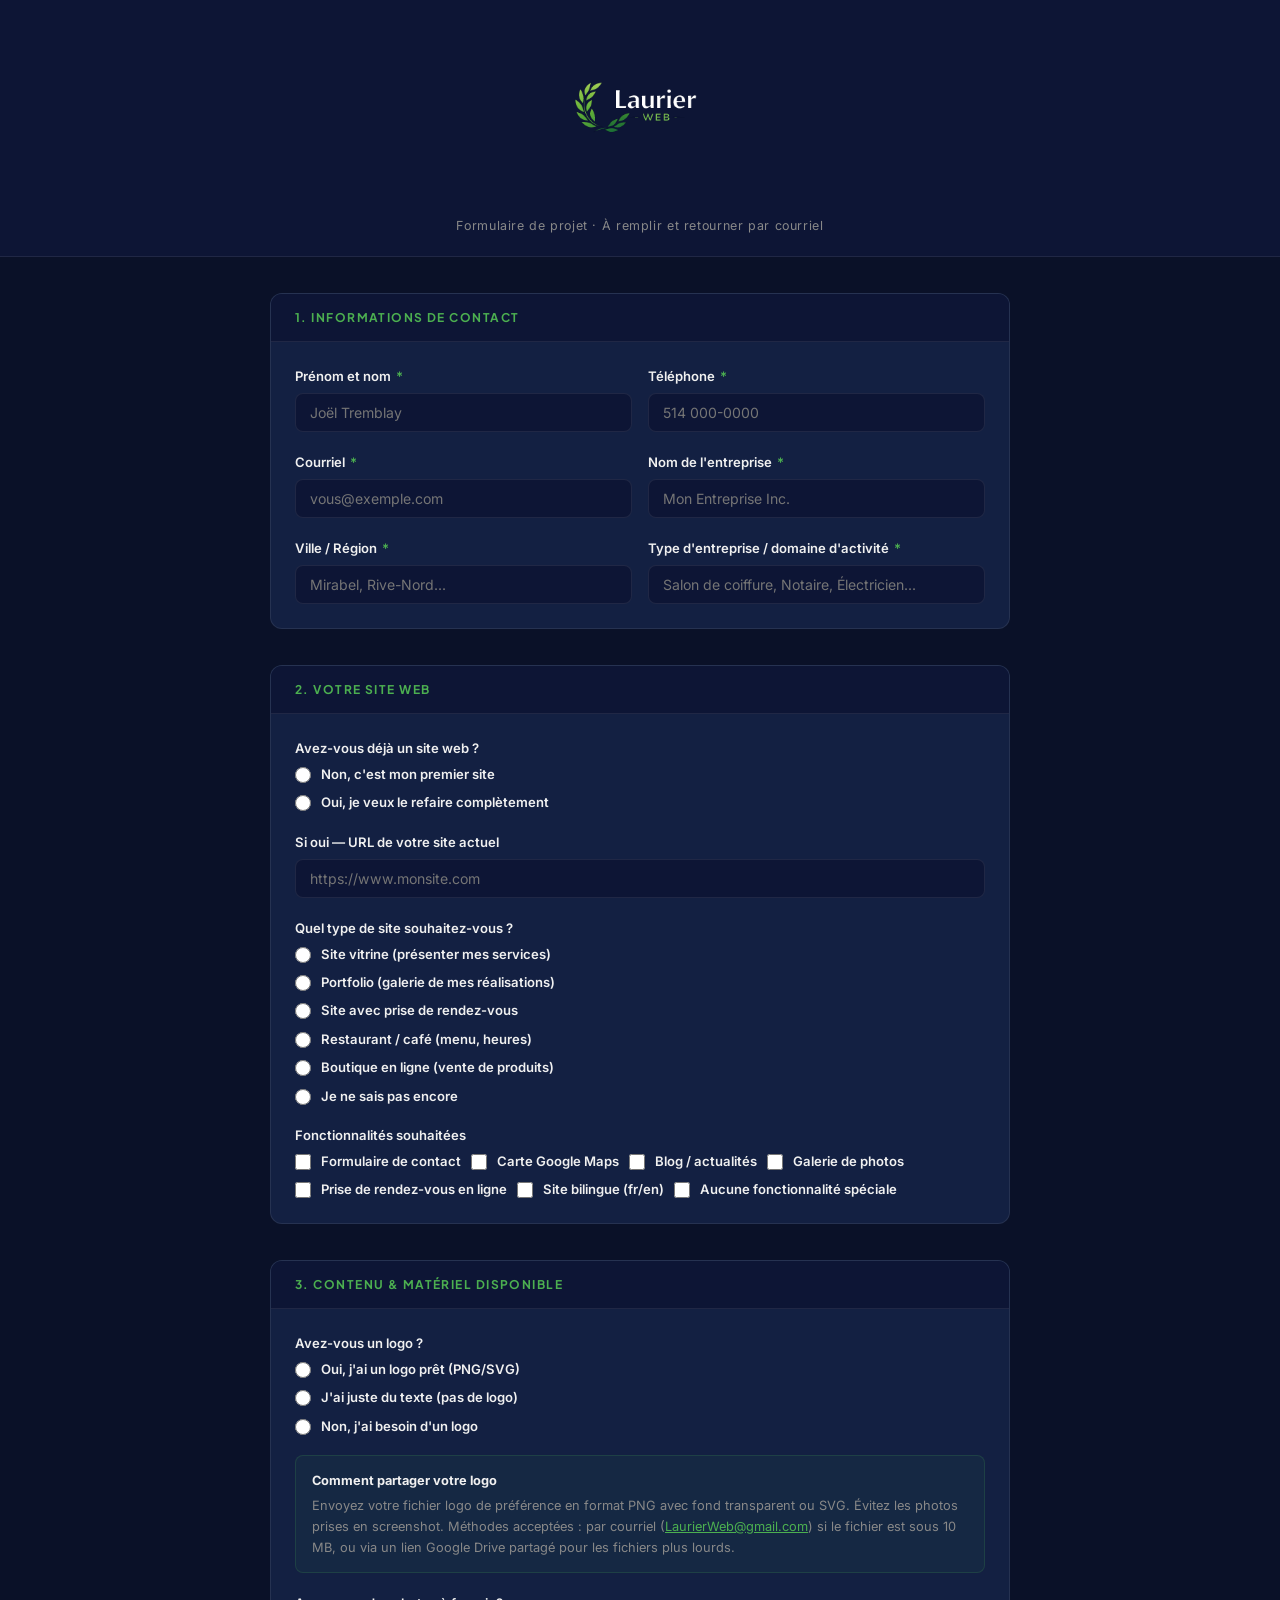
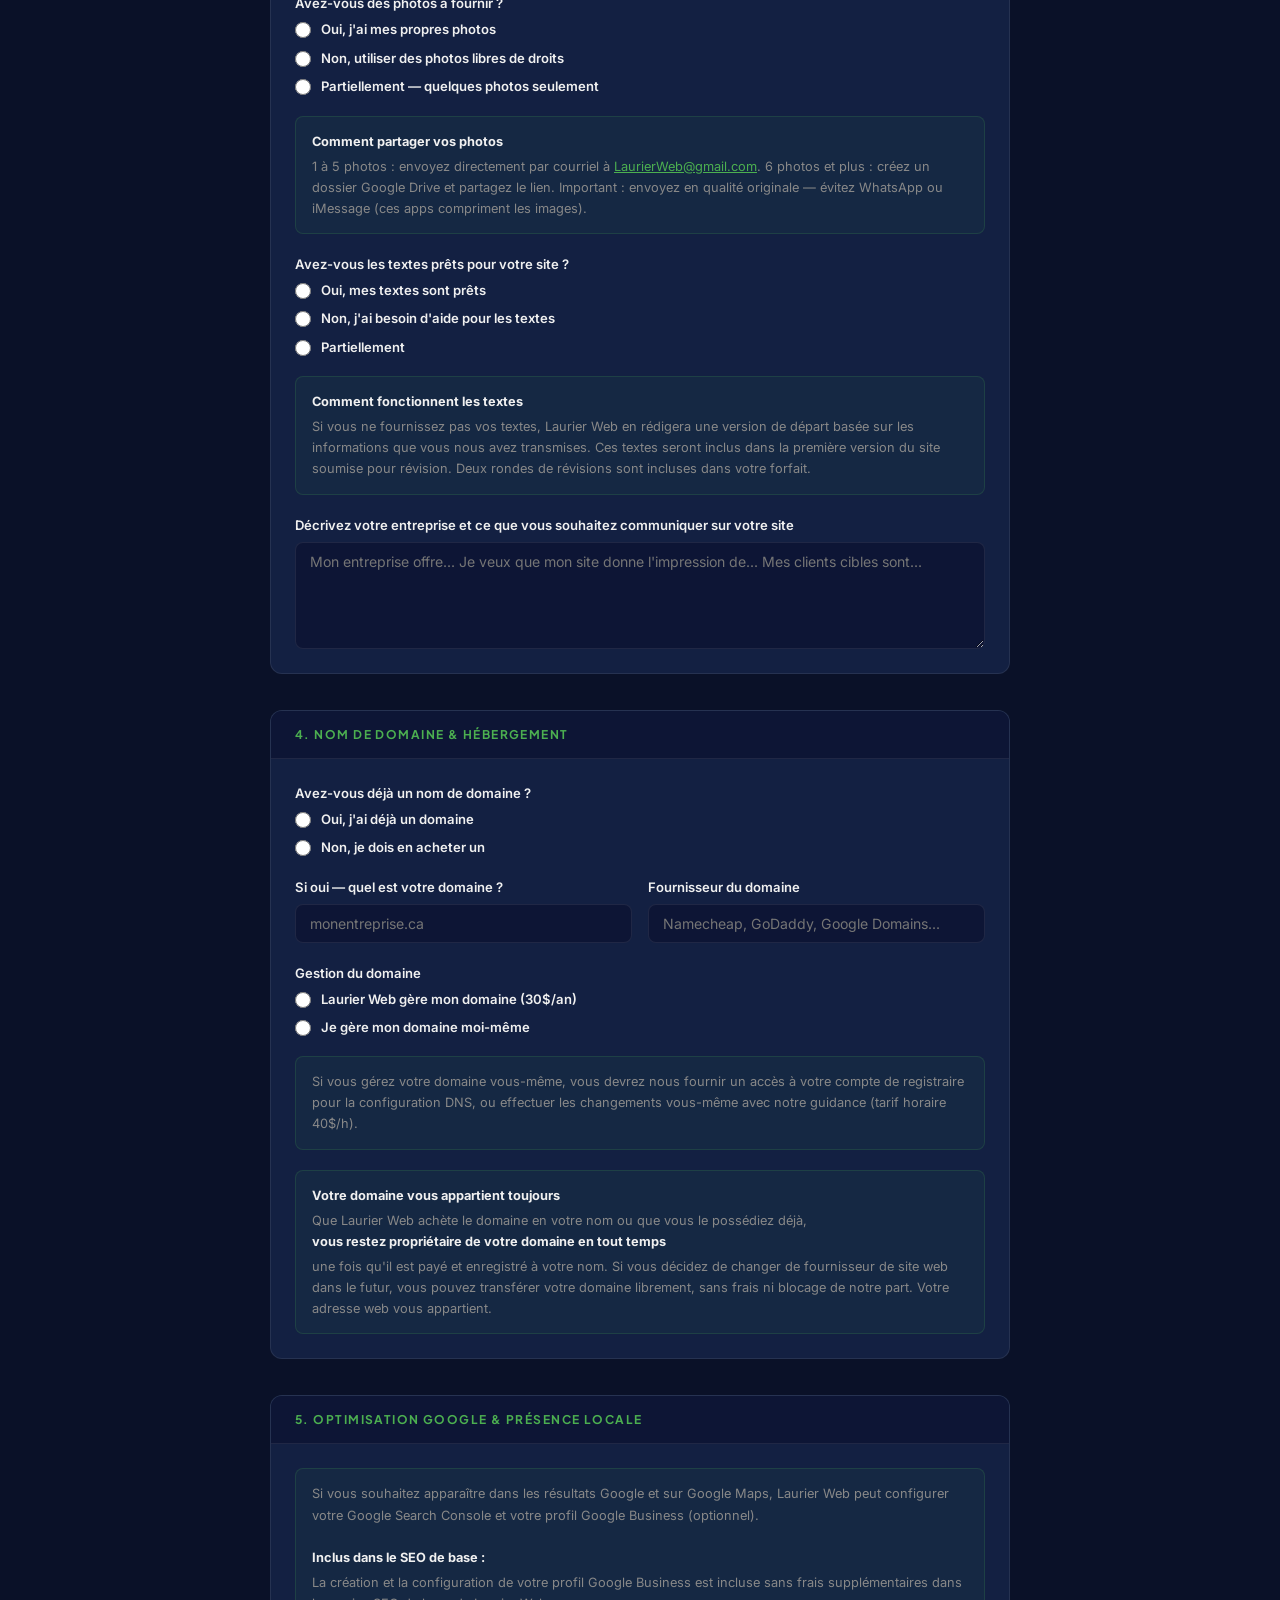
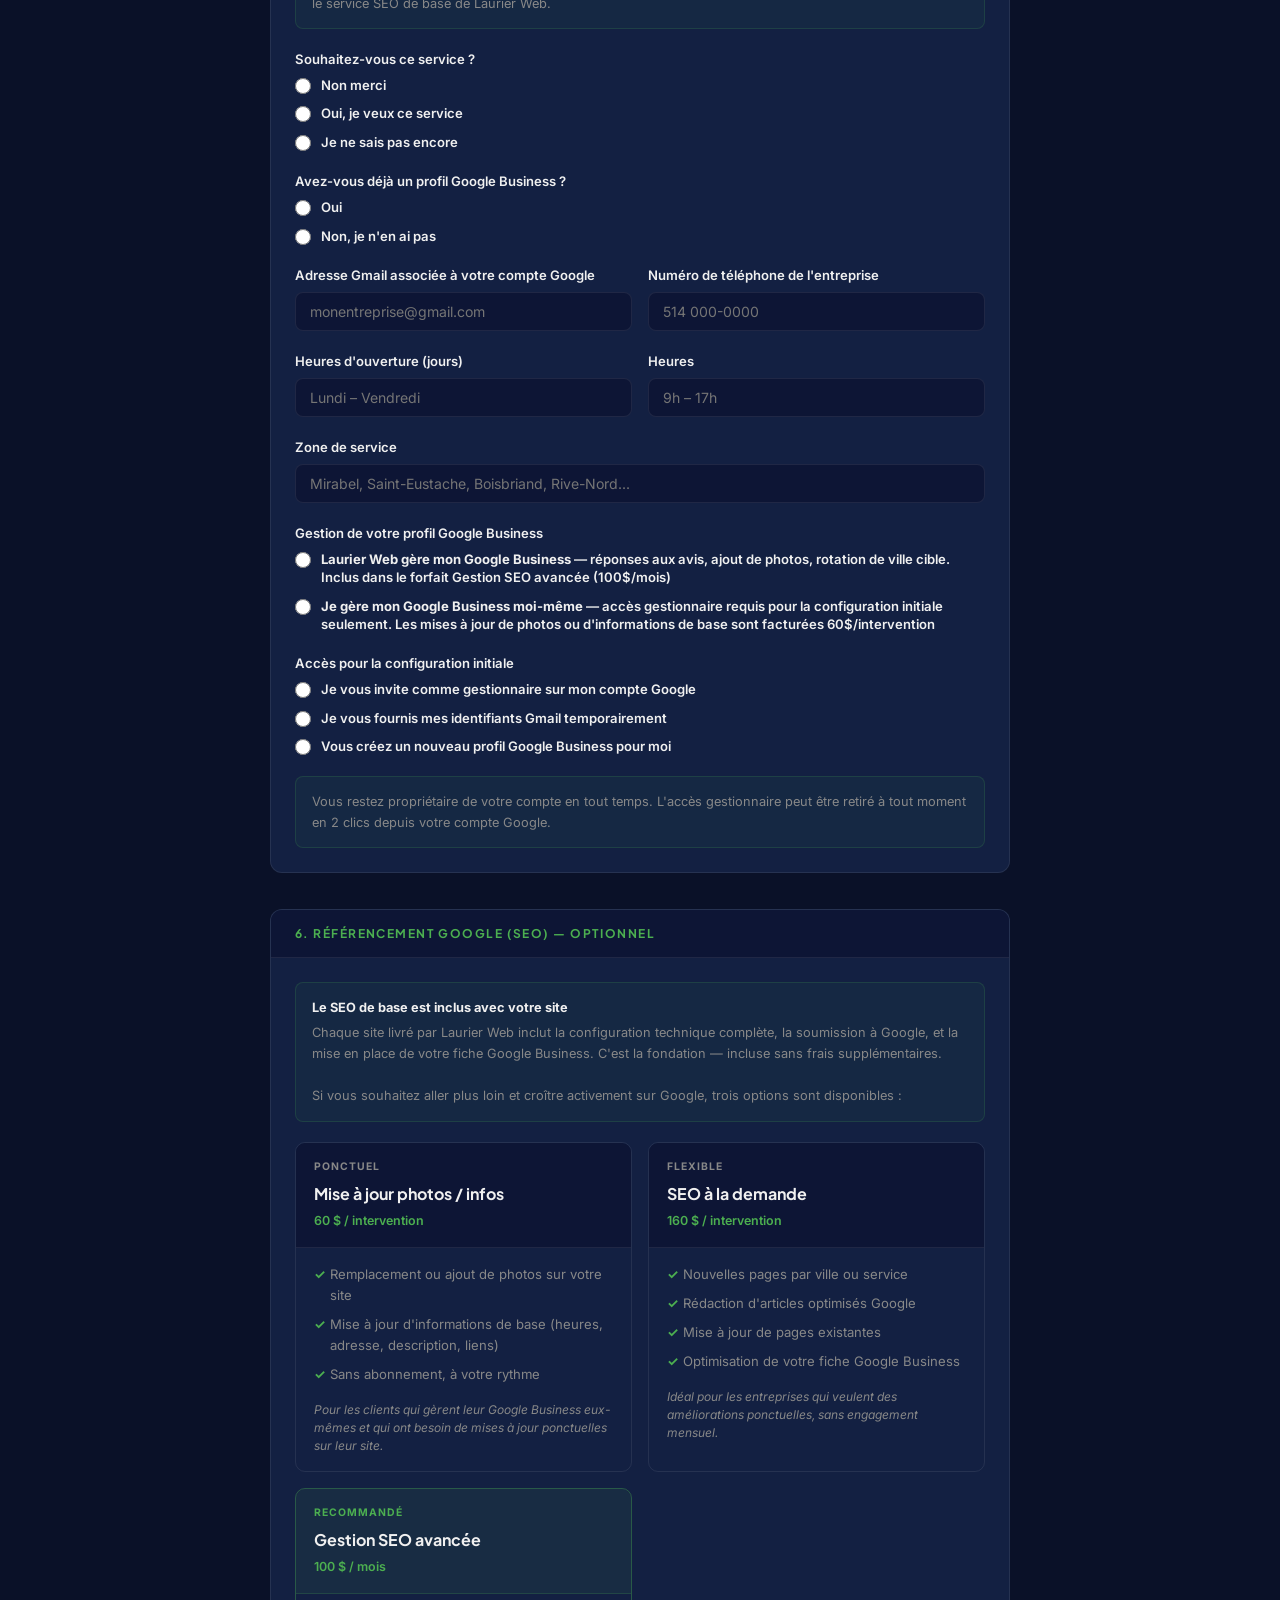
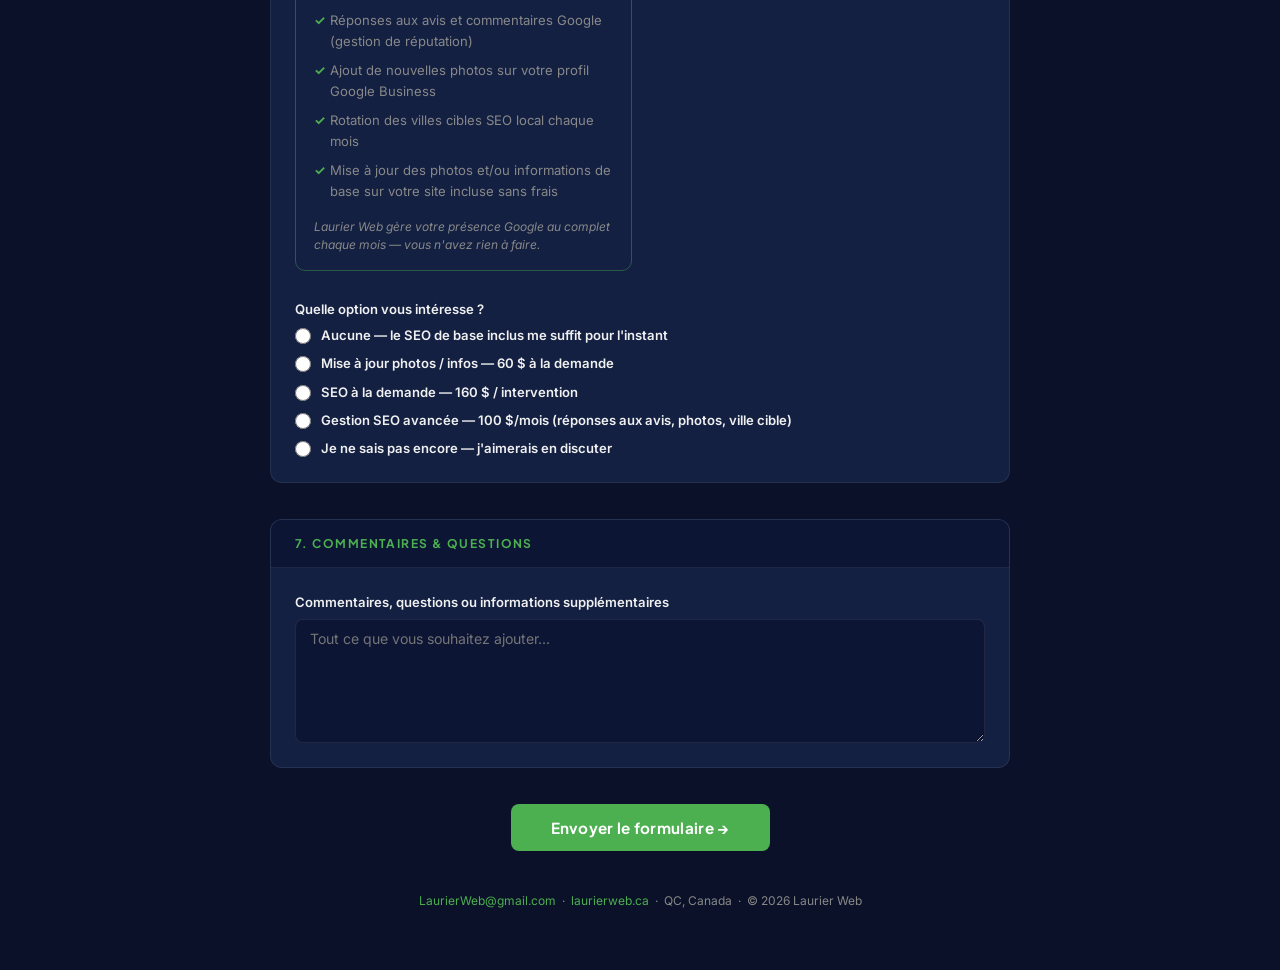
<file: questionnaire/index.html>
<!DOCTYPE html>
<html lang="fr">
<head>
  <meta charset="UTF-8" />
  <meta name="viewport" content="width=device-width, initial-scale=1.0" />
  <title>Formulaire de projet — Laurier Web</title>
  <meta name="robots" content="noindex, nofollow" />
  <link rel="icon" type="image/png" href="/assets/images/Favicon.png" />
  <link rel="preconnect" href="https://fonts.googleapis.com" />
  <link rel="preconnect" href="https://fonts.gstatic.com" crossorigin />
  <link href="https://fonts.googleapis.com/css2?family=Plus+Jakarta+Sans:wght@400;500;600;700;800&family=Inter:wght@300;400;500;600&display=swap" rel="stylesheet" />
  <style>
    *, *::before, *::after { box-sizing: border-box; margin: 0; padding: 0; }

    :root {
      --bg:       #0A1128;
      --bg-2:     #0D1535;
      --surface:  #132042;
      --surface-2:#1a2a55;
      --border:   rgba(255,255,255,0.08);
      --red:      #4CAF50;
      --red-hover:#2E7D32;
      --text:     #F0F0F0;
      --text-muted:#888888;
      --radius:   12px;
    }

    body {
      font-family: 'Inter', sans-serif;
      background: var(--bg);
      color: var(--text);
      line-height: 1.6;
      padding: 0 0 60px;
    }

    /* ── Header ── */
    .header {
      background: var(--bg-2);
      border-bottom: 1px solid var(--border);
      padding: 20px 0;
      text-align: center;
    }
    .header a { text-decoration: none; }
    .header-logo { height: 180px; width: auto; }
    .header-sub {
      margin-top: 8px;
      font-size: 0.78rem;
      color: var(--text-muted);
      letter-spacing: 0.05em;
    }

    /* ── Container ── */
    .container {
      max-width: 780px;
      margin: 0 auto;
      padding: 0 20px;
    }

    /* ── Intro ── */
    .intro {
      margin: 40px 0 32px;
      padding: 24px 28px;
      background: var(--surface);
      border: 1px solid var(--border);
      border-radius: var(--radius);
      border-left: 3px solid var(--red);
    }
    .intro p {
      font-size: 0.9rem;
      color: var(--text-muted);
      line-height: 1.7;
    }

    /* ── Section ── */
    .section-block {
      margin-bottom: 36px;
      background: var(--surface);
      border: 1px solid var(--border);
      border-radius: var(--radius);
      overflow: hidden;
    }
    .section-title {
      background: var(--bg-2);
      border-bottom: 1px solid var(--border);
      padding: 14px 24px;
      font-family: 'Plus Jakarta Sans', sans-serif;
      font-size: 0.75rem;
      font-weight: 700;
      letter-spacing: 0.12em;
      text-transform: uppercase;
      color: var(--red);
    }
    .section-body { padding: 24px; display: flex; flex-direction: column; gap: 20px; }

    /* ── Field ── */
    .field { display: flex; flex-direction: column; gap: 6px; }
    .field label {
      font-size: 0.82rem;
      font-weight: 600;
      color: var(--text);
    }
    .field .hint {
      font-size: 0.75rem;
      color: var(--text-muted);
      margin-top: -2px;
    }
    .req { color: var(--red); margin-left: 2px; }

    input[type="text"],
    input[type="email"],
    input[type="tel"],
    input[type="url"],
    textarea {
      background: var(--bg-2);
      border: 1px solid var(--border);
      border-radius: 8px;
      color: var(--text);
      font-family: 'Inter', sans-serif;
      font-size: 0.88rem;
      padding: 10px 14px;
      width: 100%;
      transition: border-color .2s;
      outline: none;
    }
    input:focus, textarea:focus {
      border-color: rgba(76,175,80,0.5);
    }
    textarea { resize: vertical; min-height: 100px; }

    /* ── Checkboxes & Radios ── */
    .check-group { display: flex; flex-direction: column; gap: 10px; }
    .check-row { display: flex; flex-wrap: wrap; gap: 10px; }
    .check-label {
      display: flex;
      align-items: flex-start;
      gap: 10px;
      font-size: 0.84rem;
      color: var(--text-muted);
      cursor: pointer;
      line-height: 1.4;
    }
    .check-label input[type="checkbox"],
    .check-label input[type="radio"] {
      width: 16px; height: 16px;
      margin-top: 2px;
      accent-color: var(--red);
      flex-shrink: 0;
      cursor: pointer;
    }
    .check-label:hover { color: var(--text); }

    /* ── Info box ── */
    .info-box {
      background: rgba(76,175,80,0.06);
      border: 1px solid rgba(76,175,80,0.18);
      border-radius: 8px;
      padding: 14px 16px;
      font-size: 0.8rem;
      color: var(--text-muted);
      line-height: 1.65;
    }
    .info-box strong { color: var(--text); display: block; margin-bottom: 4px; }

    /* ── Two columns ── */
    .row-2 { display: grid; grid-template-columns: 1fr 1fr; gap: 16px; }
    @media (max-width: 600px) { .row-2 { grid-template-columns: 1fr; } }

    /* ── SEO Cards ── */
    .seo-cards {
      display: grid;
      grid-template-columns: 1fr 1fr;
      gap: 16px;
    }
    @media (max-width: 600px) { .seo-cards { grid-template-columns: 1fr; } }

    .seo-card {
      border: 1px solid var(--border);
      border-radius: 10px;
      overflow: hidden;
    }
    .seo-card--featured {
      border-color: rgba(76,175,80,0.4);
    }
    .seo-card-header {
      background: var(--bg-2);
      padding: 16px 18px;
      border-bottom: 1px solid var(--border);
    }
    .seo-card--featured .seo-card-header {
      background: rgba(76,175,80,0.08);
      border-bottom-color: rgba(76,175,80,0.2);
    }
    .seo-badge {
      font-size: 0.65rem;
      font-weight: 700;
      letter-spacing: 0.1em;
      text-transform: uppercase;
      color: var(--text-muted);
      display: block;
      margin-bottom: 6px;
    }
    .seo-badge--green { color: var(--red); }
    .seo-card-title {
      font-family: 'Plus Jakarta Sans', sans-serif;
      font-size: 1rem;
      font-weight: 700;
      color: var(--text);
      margin-bottom: 4px;
    }
    .seo-card-price {
      font-size: 0.78rem;
      color: var(--red);
      font-weight: 600;
    }
    .seo-list {
      list-style: none;
      padding: 16px 18px;
      display: flex;
      flex-direction: column;
      gap: 8px;
    }
    .seo-list li {
      font-size: 0.82rem;
      color: var(--text-muted);
      padding-left: 16px;
      position: relative;
    }
    .seo-list li::before {
      content: '✓';
      position: absolute;
      left: 0;
      color: var(--red);
      font-weight: 700;
    }
    .seo-note {
      font-size: 0.75rem;
      color: var(--text-muted);
      font-style: italic;
      padding: 0 18px 16px;
      line-height: 1.5;
    }

    /* ── Submit ── */
    .submit-wrap { text-align: center; margin-top: 12px; }
    .btn-submit {
      background: var(--red);
      color: #fff;
      border: none;
      border-radius: 8px;
      font-family: 'Plus Jakarta Sans', sans-serif;
      font-size: 0.95rem;
      font-weight: 700;
      padding: 14px 40px;
      cursor: pointer;
      transition: background .2s, transform .15s;
      letter-spacing: 0.02em;
    }
    .btn-submit:hover { background: var(--red-hover); transform: translateY(-1px); }

    .success-msg {
      margin-top: 20px;
      padding: 16px 20px;
      background: rgba(76,175,80,0.1);
      border: 1px solid rgba(76,175,80,0.3);
      border-radius: 8px;
      text-align: center;
      font-size: 0.9rem;
      color: var(--red);
    }

    /* ── Footer ── */
    .footer-note {
      text-align: center;
      margin-top: 40px;
      font-size: 0.75rem;
      color: var(--text-muted);
    }
    .footer-note a { color: var(--red); text-decoration: none; }
  </style>
</head>
<body>

  <div class="header">
    <a href="https://laurierweb.ca">
      <img src="/assets/images/LogoTransparent.png" alt="Laurier Web" class="header-logo" />
    </a>
    <p class="header-sub">Formulaire de projet · À remplir et retourner par courriel</p>
  </div>

  <div class="container">

    <form id="questionnaireForm" style="margin-top: 36px;">
      <input type="hidden" name="access_key" value="82fbe916-3d05-4187-922a-3287a5920ef7" />
      <input type="hidden" name="subject" value="Questionnaire de projet — Laurier Web" />
      <input type="hidden" name="from_name" value="Laurier Web Questionnaire" />

      <!-- 1. Informations de contact -->
      <div class="section-block">
        <div class="section-title">1. Informations de contact</div>
        <div class="section-body">
          <div class="row-2">
            <div class="field">
              <label>Prénom et nom <span class="req">*</span></label>
              <input type="text" name="nom" placeholder="Joël Tremblay" required />
            </div>
            <div class="field">
              <label>Téléphone <span class="req">*</span></label>
              <input type="tel" name="telephone" placeholder="514 000-0000" required />
            </div>
          </div>
          <div class="row-2">
            <div class="field">
              <label>Courriel <span class="req">*</span></label>
              <input type="email" name="courriel" placeholder="vous@exemple.com" required />
            </div>
            <div class="field">
              <label>Nom de l'entreprise <span class="req">*</span></label>
              <input type="text" name="entreprise" placeholder="Mon Entreprise Inc." required />
            </div>
          </div>
          <div class="row-2">
            <div class="field">
              <label>Ville / Région <span class="req">*</span></label>
              <input type="text" name="ville" placeholder="Mirabel, Rive-Nord..." required />
            </div>
            <div class="field">
              <label>Type d'entreprise / domaine d'activité <span class="req">*</span></label>
              <input type="text" name="domaine" placeholder="Salon de coiffure, Notaire, Électricien..." required />
            </div>
          </div>
        </div>
      </div>

      <!-- 2. Votre site web -->
      <div class="section-block">
        <div class="section-title">2. Votre site web</div>
        <div class="section-body">
          <div class="field">
            <label>Avez-vous déjà un site web ?</label>
            <div class="check-group">
              <label class="check-label"><input type="radio" name="site_existant" value="non" /> Non, c'est mon premier site</label>
              <label class="check-label"><input type="radio" name="site_existant" value="refaire" /> Oui, je veux le refaire complètement</label>
            </div>
          </div>
          <div class="field">
            <label>Si oui — URL de votre site actuel</label>
            <input type="url" name="url_actuel" placeholder="https://www.monsite.com" />
          </div>
          <div class="field">
            <label>Quel type de site souhaitez-vous ?</label>
            <div class="check-group">
              <label class="check-label"><input type="radio" name="type_site" value="vitrine" /> Site vitrine (présenter mes services)</label>
              <label class="check-label"><input type="radio" name="type_site" value="portfolio" /> Portfolio (galerie de mes réalisations)</label>
              <label class="check-label"><input type="radio" name="type_site" value="rdv" /> Site avec prise de rendez-vous</label>
              <label class="check-label"><input type="radio" name="type_site" value="restaurant" /> Restaurant / café (menu, heures)</label>
              <label class="check-label"><input type="radio" name="type_site" value="boutique" /> Boutique en ligne (vente de produits)</label>
              <label class="check-label"><input type="radio" name="type_site" value="sais_pas" /> Je ne sais pas encore</label>
            </div>
          </div>
          <div class="field">
            <label>Fonctionnalités souhaitées</label>
            <div class="check-row">
              <label class="check-label"><input type="checkbox" name="fonc_contact" value="oui" /> Formulaire de contact</label>
              <label class="check-label"><input type="checkbox" name="fonc_maps" value="oui" /> Carte Google Maps</label>
              <label class="check-label"><input type="checkbox" name="fonc_blog" value="oui" /> Blog / actualités</label>
              <label class="check-label"><input type="checkbox" name="fonc_galerie" value="oui" /> Galerie de photos</label>
              <label class="check-label"><input type="checkbox" name="fonc_rdv" value="oui" /> Prise de rendez-vous en ligne</label>
              <label class="check-label"><input type="checkbox" name="fonc_bilingue" value="oui" /> Site bilingue (fr/en)</label>
              <label class="check-label"><input type="checkbox" name="fonc_aucune" value="oui" /> Aucune fonctionnalité spéciale</label>
            </div>
          </div>
        </div>
      </div>

      <!-- 3. Contenu & matériel -->
      <div class="section-block">
        <div class="section-title">3. Contenu &amp; matériel disponible</div>
        <div class="section-body">
          <div class="field">
            <label>Avez-vous un logo ?</label>
            <div class="check-group">
              <label class="check-label"><input type="radio" name="logo" value="oui" /> Oui, j'ai un logo prêt (PNG/SVG)</label>
              <label class="check-label"><input type="radio" name="logo" value="texte" /> J'ai juste du texte (pas de logo)</label>
              <label class="check-label"><input type="radio" name="logo" value="non" /> Non, j'ai besoin d'un logo</label>
            </div>
          </div>
          <div class="info-box">
            <strong>Comment partager votre logo</strong>
            Envoyez votre fichier logo de préférence en format PNG avec fond transparent ou SVG. Évitez les photos prises en screenshot. Méthodes acceptées : par courriel (<a href="mailto:LaurierWeb@gmail.com" style="color:var(--red)">LaurierWeb@gmail.com</a>) si le fichier est sous 10 MB, ou via un lien Google Drive partagé pour les fichiers plus lourds.
          </div>
          <div class="field">
            <label>Avez-vous des photos à fournir ?</label>
            <div class="check-group">
              <label class="check-label"><input type="radio" name="photos" value="oui" /> Oui, j'ai mes propres photos</label>
              <label class="check-label"><input type="radio" name="photos" value="non" /> Non, utiliser des photos libres de droits</label>
              <label class="check-label"><input type="radio" name="photos" value="partiel" /> Partiellement — quelques photos seulement</label>
            </div>
          </div>
          <div class="info-box">
            <strong>Comment partager vos photos</strong>
            1 à 5 photos : envoyez directement par courriel à <a href="mailto:LaurierWeb@gmail.com" style="color:var(--red)">LaurierWeb@gmail.com</a>. 6 photos et plus : créez un dossier Google Drive et partagez le lien. Important : envoyez en qualité originale — évitez WhatsApp ou iMessage (ces apps compriment les images).
          </div>
          <div class="field">
            <label>Avez-vous les textes prêts pour votre site ?</label>
            <div class="check-group">
              <label class="check-label"><input type="radio" name="textes" value="oui" /> Oui, mes textes sont prêts</label>
              <label class="check-label"><input type="radio" name="textes" value="non" /> Non, j'ai besoin d'aide pour les textes</label>
              <label class="check-label"><input type="radio" name="textes" value="partiel" /> Partiellement</label>
            </div>
          </div>
          <div class="info-box">
            <strong>Comment fonctionnent les textes</strong>
            Si vous ne fournissez pas vos textes, Laurier Web en rédigera une version de départ basée sur les informations que vous nous avez transmises. Ces textes seront inclus dans la première version du site soumise pour révision. Deux rondes de révisions sont incluses dans votre forfait.
          </div>
          <div class="field">
            <label>Décrivez votre entreprise et ce que vous souhaitez communiquer sur votre site</label>
            <textarea name="description" rows="5" placeholder="Mon entreprise offre... Je veux que mon site donne l'impression de... Mes clients cibles sont..."></textarea>
          </div>
        </div>
      </div>

      <!-- 4. Nom de domaine -->
      <div class="section-block">
        <div class="section-title">4. Nom de domaine &amp; hébergement</div>
        <div class="section-body">
          <div class="field">
            <label>Avez-vous déjà un nom de domaine ?</label>
            <div class="check-group">
              <label class="check-label"><input type="radio" name="domaine_existant" value="oui" /> Oui, j'ai déjà un domaine</label>
              <label class="check-label"><input type="radio" name="domaine_existant" value="non" /> Non, je dois en acheter un</label>
            </div>
          </div>
          <div class="row-2">
            <div class="field">
              <label>Si oui — quel est votre domaine ?</label>
              <input type="text" name="domaine_url" placeholder="monentreprise.ca" />
            </div>
            <div class="field">
              <label>Fournisseur du domaine</label>
              <input type="text" name="fournisseur" placeholder="Namecheap, GoDaddy, Google Domains..." />
            </div>
          </div>
          <div class="field">
            <label>Gestion du domaine</label>
            <div class="check-group">
              <label class="check-label"><input type="radio" name="gestion_domaine" value="laurier" /> Laurier Web gère mon domaine (30$/an)</label>
              <label class="check-label"><input type="radio" name="gestion_domaine" value="moi" /> Je gère mon domaine moi-même</label>
            </div>
          </div>
          <div class="info-box">
            Si vous gérez votre domaine vous-même, vous devrez nous fournir un accès à votre compte de registraire pour la configuration DNS, ou effectuer les changements vous-même avec notre guidance (tarif horaire 40$/h).
          </div>
          <div class="info-box">
            <strong>Votre domaine vous appartient toujours</strong>
            Que Laurier Web achète le domaine en votre nom ou que vous le possédiez déjà, <strong style="color:var(--text)">vous restez propriétaire de votre domaine en tout temps</strong> une fois qu'il est payé et enregistré à votre nom. Si vous décidez de changer de fournisseur de site web dans le futur, vous pouvez transférer votre domaine librement, sans frais ni blocage de notre part. Votre adresse web vous appartient.
          </div>
        </div>
      </div>

      <!-- 5. Google -->
      <div class="section-block">
        <div class="section-title">5. Optimisation Google &amp; présence locale</div>
        <div class="section-body">
          <div class="info-box">
            Si vous souhaitez apparaître dans les résultats Google et sur Google Maps, Laurier Web peut configurer votre Google Search Console et votre profil Google Business (optionnel).<br /><br />
            <strong>Inclus dans le SEO de base :</strong> La création et la configuration de votre profil Google Business est incluse sans frais supplémentaires dans le service SEO de base de Laurier Web.
          </div>
          <div class="field">
            <label>Souhaitez-vous ce service ?</label>
            <div class="check-group">
              <label class="check-label"><input type="radio" name="google_service" value="non" /> Non merci</label>
              <label class="check-label"><input type="radio" name="google_service" value="oui" /> Oui, je veux ce service</label>
              <label class="check-label"><input type="radio" name="google_service" value="sais_pas" /> Je ne sais pas encore</label>
            </div>
          </div>
          <div class="field">
            <label>Avez-vous déjà un profil Google Business ?</label>
            <div class="check-group">
              <label class="check-label"><input type="radio" name="google_business" value="oui" /> Oui</label>
              <label class="check-label"><input type="radio" name="google_business" value="non" /> Non, je n'en ai pas</label>
            </div>
          </div>
          <div class="row-2">
            <div class="field">
              <label>Adresse Gmail associée à votre compte Google</label>
              <input type="email" name="gmail" placeholder="monentreprise@gmail.com" />
            </div>
            <div class="field">
              <label>Numéro de téléphone de l'entreprise</label>
              <input type="tel" name="tel_entreprise" placeholder="514 000-0000" />
            </div>
          </div>
          <div class="row-2">
            <div class="field">
              <label>Heures d'ouverture (jours)</label>
              <input type="text" name="heures_jours" placeholder="Lundi – Vendredi" />
            </div>
            <div class="field">
              <label>Heures</label>
              <input type="text" name="heures" placeholder="9h – 17h" />
            </div>
          </div>
          <div class="field">
            <label>Zone de service</label>
            <input type="text" name="zone_service" placeholder="Mirabel, Saint-Eustache, Boisbriand, Rive-Nord..." />
          </div>
          <div class="field">
            <label>Gestion de votre profil Google Business</label>
            <div class="check-group">
              <label class="check-label"><input type="radio" name="gestion_google" value="laurier" /> <span><strong style="color:var(--text)">Laurier Web gère mon Google Business</strong> — réponses aux avis, ajout de photos, rotation de ville cible. Inclus dans le forfait Gestion SEO avancée (100$/mois)</span></label>
              <label class="check-label"><input type="radio" name="gestion_google" value="client" /> <span><strong style="color:var(--text)">Je gère mon Google Business moi-même</strong> — accès gestionnaire requis pour la configuration initiale seulement. Les mises à jour de photos ou d'informations de base sont facturées 60$/intervention</span></label>
            </div>
          </div>
          <div class="field">
            <label>Accès pour la configuration initiale</label>
            <div class="check-group">
              <label class="check-label"><input type="radio" name="acces_google" value="gestionnaire" /> Je vous invite comme gestionnaire sur mon compte Google</label>
              <label class="check-label"><input type="radio" name="acces_google" value="identifiants" /> Je vous fournis mes identifiants Gmail temporairement</label>
              <label class="check-label"><input type="radio" name="acces_google" value="nouveau" /> Vous créez un nouveau profil Google Business pour moi</label>
            </div>
          </div>
          <div class="info-box">
            Vous restez propriétaire de votre compte en tout temps. L'accès gestionnaire peut être retiré à tout moment en 2 clics depuis votre compte Google.
          </div>
        </div>
      </div>

      <!-- 6. SEO -->
      <div class="section-block">
        <div class="section-title">6. Référencement Google (SEO) — optionnel</div>
        <div class="section-body">
          <div class="info-box">
            <strong>Le SEO de base est inclus avec votre site</strong>
            Chaque site livré par Laurier Web inclut la configuration technique complète, la soumission à Google, et la mise en place de votre fiche Google Business. C'est la fondation — incluse sans frais supplémentaires.<br /><br />
            Si vous souhaitez aller plus loin et croître activement sur Google, trois options sont disponibles :
          </div>

          <div class="seo-cards">

            <div class="seo-card">
              <div class="seo-card-header">
                <span class="seo-badge">Ponctuel</span>
                <h3 class="seo-card-title">Mise à jour photos / infos</h3>
                <p class="seo-card-price">60 $ / intervention</p>
              </div>
              <ul class="seo-list">
                <li>Remplacement ou ajout de photos sur votre site</li>
                <li>Mise à jour d'informations de base (heures, adresse, description, liens)</li>
                <li>Sans abonnement, à votre rythme</li>
              </ul>
              <p class="seo-note">Pour les clients qui gèrent leur Google Business eux-mêmes et qui ont besoin de mises à jour ponctuelles sur leur site.</p>
            </div>

            <div class="seo-card">
              <div class="seo-card-header">
                <span class="seo-badge">Flexible</span>
                <h3 class="seo-card-title">SEO à la demande</h3>
                <p class="seo-card-price">160 $ / intervention</p>
              </div>
              <ul class="seo-list">
                <li>Nouvelles pages par ville ou service</li>
                <li>Rédaction d'articles optimisés Google</li>
                <li>Mise à jour de pages existantes</li>
                <li>Optimisation de votre fiche Google Business</li>
              </ul>
              <p class="seo-note">Idéal pour les entreprises qui veulent des améliorations ponctuelles, sans engagement mensuel.</p>
            </div>

            <div class="seo-card seo-card--featured">
              <div class="seo-card-header">
                <span class="seo-badge seo-badge--green">Recommandé</span>
                <h3 class="seo-card-title">Gestion SEO avancée</h3>
                <p class="seo-card-price">100 $ / mois</p>
              </div>
              <ul class="seo-list">
                <li>Réponses aux avis et commentaires Google (gestion de réputation)</li>
                <li>Ajout de nouvelles photos sur votre profil Google Business</li>
                <li>Rotation des villes cibles SEO local chaque mois</li>
                <li>Mise à jour des photos et/ou informations de base sur votre site incluse sans frais</li>
              </ul>
              <p class="seo-note">Laurier Web gère votre présence Google au complet chaque mois — vous n'avez rien à faire.</p>
            </div>

          </div>

          <div class="field" style="margin-top:8px">
            <label>Quelle option vous intéresse ?</label>
            <div class="check-group">
              <label class="check-label"><input type="radio" name="seo_option" value="aucun" /> Aucune — le SEO de base inclus me suffit pour l'instant</label>
              <label class="check-label"><input type="radio" name="seo_option" value="photos" /> Mise à jour photos / infos — 60 $ à la demande</label>
              <label class="check-label"><input type="radio" name="seo_option" value="demande" /> SEO à la demande — 160 $ / intervention</label>
              <label class="check-label"><input type="radio" name="seo_option" value="mensuel" /> Gestion SEO avancée — 100 $/mois (réponses aux avis, photos, ville cible)</label>
              <label class="check-label"><input type="radio" name="seo_option" value="sais_pas" /> Je ne sais pas encore — j'aimerais en discuter</label>
            </div>
          </div>
        </div>
      </div>

      <!-- 7. Commentaires -->
      <div class="section-block">
        <div class="section-title">7. Commentaires &amp; questions</div>
        <div class="section-body">
          <div class="field">
            <label>Commentaires, questions ou informations supplémentaires</label>
            <textarea name="commentaires" rows="6" placeholder="Tout ce que vous souhaitez ajouter..."></textarea>
          </div>
        </div>
      </div>

      <div class="submit-wrap">
        <button type="submit" class="btn-submit" id="submitBtn">Envoyer le formulaire →</button>
        <div class="success-msg" id="successMsg" style="display:none">
          ✅ Formulaire envoyé ! Je vous contacte dans les 24 heures.
        </div>
      </div>

    </form>

    <p class="footer-note">
      <a href="mailto:LaurierWeb@gmail.com">LaurierWeb@gmail.com</a> &nbsp;·&nbsp;
      <a href="https://laurierweb.ca">laurierweb.ca</a> &nbsp;·&nbsp;
      QC, Canada &nbsp;·&nbsp; © 2026 Laurier Web
    </p>

  </div>

  <script>
    document.getElementById('questionnaireForm').addEventListener('submit', function(e) {
      e.preventDefault();
      const btn = document.getElementById('submitBtn');
      const msg = document.getElementById('successMsg');
      btn.disabled = true;
      btn.textContent = 'Envoi en cours…';

      fetch('https://api.web3forms.com/submit', {
        method: 'POST',
        body: new FormData(this)
      })
      .then(r => r.json())
      .then(json => {
        if (json.success) {
          msg.style.display = 'block';
          this.reset();
        } else {
          alert('Erreur — veuillez réessayer ou écrire à LaurierWeb@gmail.com');
        }
      })
      .catch(() => alert('Erreur — veuillez réessayer ou écrire à LaurierWeb@gmail.com'))
      .finally(() => {
        btn.disabled = false;
        btn.textContent = 'Envoyer le formulaire →';
      });
    });
  </script>

</body>
</html>
</file>
<file: style.css>
/* ═══════════════════════════════════════════════════════════════
   LAURIER WEB — style.css  v2.2.0
   Corporate moderne · Plus Jakarta Sans + Inter · #4CAF50 · noir graphite
═══════════════════════════════════════════════════════════════ */

/* ── VARIABLES ── */
:root {
  --bg:          #050608;
  --bg-2:        #0A0D12;
  --bg-3:        #10141B;
  --surface:     #151A22;
  --surface-2:   #1C232C;
  --border:      rgba(255,255,255,0.08);
  --border-2:    rgba(255,255,255,0.04);
  --red:         #4CAF50;
  --red-hover:   #2E7D32;
  --yellow:      #81C784;
  --cyan:        #A5D6A7;
  --green:       #69F0AE;
  --text:        #F0F0F0;
  --text-muted:  #888888;
  --text-dim:    #53606D;
  --font-head:   'Plus Jakarta Sans', -apple-system, sans-serif;
  --font-body:   'Inter', -apple-system, sans-serif;
  --radius:      8px;
  --radius-sm:   4px;
  --radius-full: 999px;
  --shadow:      0 8px 40px rgba(0,0,0,0.5);
  --shadow-card: 0 2px 16px rgba(0,0,0,0.4);
  --shadow-glow: 0 0 40px rgba(76,175,80,0.08);
  --transition:  0.25s cubic-bezier(0.25,0.46,0.45,0.94);
  --max-w:       1200px;
  --nav-h:       82px;
}

/* ── RESET ── */
*, *::before, *::after { box-sizing: border-box; margin: 0; padding: 0; }

.sr-only { position: absolute; width: 1px; height: 1px; padding: 0; margin: -1px; overflow: hidden; clip: rect(0,0,0,0); white-space: nowrap; border: 0; }

html {
  scroll-behavior: smooth;
  -webkit-font-smoothing: antialiased;
  -moz-osx-font-smoothing: grayscale;
}

body {
  font-family: var(--font-body);
  background:
    radial-gradient(circle at 18% 8%, rgba(76,175,80,0.055), transparent 30%),
    radial-gradient(circle at 82% 12%, rgba(165,214,167,0.035), transparent 28%),
    var(--bg);
  color: var(--text);
  line-height: 1.6;
  overflow-x: hidden;
}

img { display: block; max-width: 100%; }
a   { color: inherit; text-decoration: none; }
ul  { list-style: none; }

::-webkit-scrollbar              { width: 4px; }
::-webkit-scrollbar-track        { background: var(--bg); }
::-webkit-scrollbar-thumb        { background: var(--surface-2); border-radius: 2px; }
::selection                      { background: var(--red); color: #fff; }

/* ── UTILITIES ── */
.container {
  width: 100%;
  max-width: var(--max-w);
  margin: 0 auto;
  padding: 0 32px;
}
.section { padding: 112px 0; }

/* ═══════════════════════════════════
   CURSEUR CUSTOM
═══════════════════════════════════ */
.cursor, .cursor-dot { display: none; }

/* ═══════════════════════════════════
   BOUTONS
═══════════════════════════════════ */
.btn {
  display: inline-flex;
  align-items: center;
  justify-content: center;
  gap: 7px;
  padding: 13px 26px;
  border-radius: var(--radius);
  font-family: var(--font-body);
  font-size: 0.875rem;
  font-weight: 600;
  letter-spacing: 0.01em;
  cursor: pointer;
  border: none;
  transition: var(--transition);
  white-space: nowrap;
  text-decoration: none;
  min-height: 48px;
}

.btn-red {
  background: linear-gradient(135deg, var(--red), var(--red-hover));
  color: #fff;
  box-shadow: 0 12px 32px rgba(76,175,80,0.18);
}
.btn-red:hover {
  transform: translateY(-2px);
  box-shadow: 0 18px 44px rgba(76,175,80,0.26);
}
.btn-red:active { transform: translateY(0); }

.btn-outline {
  background: rgba(255,255,255,0.035);
  color: var(--text);
  border: 1px solid rgba(255,255,255,0.15);
  backdrop-filter: blur(10px);
}
.btn-outline:hover {
  border-color: rgba(255,255,255,0.28);
  background: rgba(255,255,255,0.04);
  transform: translateY(-1px);
}

.btn-ghost {
  background: transparent;
  color: var(--text-muted);
  border: 1px solid var(--border);
  padding: 10px 18px;
  font-size: 0.825rem;
}
.btn-ghost:hover {
  color: var(--text);
  border-color: rgba(76,175,80,0.4);
  background: rgba(76,175,80,0.04);
}

.btn-lg { padding: 16px 36px; font-size: 0.95rem; }

.arr { transition: transform var(--transition); display: inline-block; }
.btn:hover .arr { transform: translateX(4px); }

/* ═══════════════════════════════════
   NAVIGATION
═══════════════════════════════════ */
.navbar {
  position: fixed;
  top: 0; left: 0; right: 0;
  z-index: 1000;
  height: var(--nav-h);
  background: rgba(2,3,5,0.92);
  backdrop-filter: blur(20px);
  -webkit-backdrop-filter: blur(20px);
  border-bottom: 1px solid var(--border);
  transition: background .35s, border-color .35s, backdrop-filter .35s;
}

.nav-inner {
  display: flex;
  align-items: center;
  height: 100%;
  width: 100%;
  padding: 0 32px;
  gap: 48px;
  position: relative;
}

.logo { flex-shrink: 0; display: flex; align-items: center; }
.logo-image { height: 155px; width: auto; display: block; }

.nav-links {
  display: flex;
  gap: 40px;
  margin-left: auto;
}
.nav-links a {
  font-size: 0.82rem;
  font-weight: 500;
  letter-spacing: 0.01em;
  color: var(--text-muted);
  transition: color var(--transition), opacity var(--transition);
}
.nav-links a:hover { color: var(--text); }

/* Limelight — barre lumineuse + cône qui suit le curseur */
.nav-limelight {
  position: absolute;
  bottom: 0;
  left: -999px;
  width: 44px;
  height: 3px;
  border-radius: 9999px;
  background: var(--red);
  box-shadow:
    0 0 8px  rgba(76,175,80,0.95),
    0 0 22px rgba(76,175,80,0.55),
    0 0 40px rgba(76,175,80,0.25);
  transform: translateX(-50%);
  opacity: 0;
  transition:
    left    0.32s cubic-bezier(0.4, 0, 0.2, 1),
    opacity 0.22s ease;
  pointer-events: none;
  z-index: 20;
}
.nav-limelight.ll-on { opacity: 1; }

.nav-limelight-cone {
  position: absolute;
  top: 3px;
  left: 50%;
  transform: translateX(-50%);
  width: 130px;
  height: 52px;
  clip-path: polygon(20% 0%, 80% 0%, 100% 100%, 0% 100%);
  background: linear-gradient(to bottom, rgba(76,175,80,0.22), transparent);
  pointer-events: none;
}

/* Dim inactive links quand un est survolé */
.nav-links.ll-active a { opacity: 0.45; color: var(--text-muted); }
.nav-links.ll-active a:hover,
.nav-links.ll-active a.ll-focus { opacity: 1; color: var(--text); }

.nav-version {
  display: none;
  font-family: var(--font-body);
  font-size: 10px;
  font-weight: 600;
  letter-spacing: 0.5px;
  color: var(--red);
  opacity: 0.55;
  margin-left: auto;
  padding-right: 12px;
  user-select: none;
}

.nav-cta {
  margin-left: 8px;
  padding: 9px 20px;
  font-size: 0.82rem;
}

.burger {
  display: none;
  flex-direction: column;
  gap: 5px;
  background: none;
  border: none;
  cursor: pointer;
  padding: 6px;
  margin-left: auto;
}
.burger span {
  display: block;
  width: 20px; height: 2px;
  background: var(--text);
  border-radius: 1px;
  transition: var(--transition);
}

/* ═══════════════════════════════════
   HERO
═══════════════════════════════════ */
.hero {
  position: relative;
  min-height: 100vh;
  display: flex;
  align-items: center;
  overflow: hidden;
  padding-top: var(--nav-h);
}

/* Vidéo background hero */
.hero-video {
  position: absolute;
  inset: 0;
  width: 100%;
  height: 100%;
  object-fit: cover;
  opacity: 0.32;
  pointer-events: none;
  z-index: 0;
}

/* Lueur verte gauche */
.hero::before {
  content: '';
  position: absolute;
  top: 50%;
  left: 10%;
  transform: translate(-50%, -50%);
  width: 780px;
  height: 780px;
  background: radial-gradient(ellipse at center,
    rgba(76,175,80,0.18) 0%,
    rgba(76,175,80,0.06) 40%,
    transparent 70%);
  pointer-events: none;
  z-index: 0;
}

/* Lueur verte droite */
.hero::after {
  content: '';
  position: absolute;
  top: 15%;
  right: 8%;
  width: 560px;
  height: 560px;
  background: radial-gradient(ellipse at center,
    rgba(76,175,80,0.10) 0%,
    transparent 65%);
  pointer-events: none;
  z-index: 0;
}

/* Canvas particules */
.hero-canvas {
  position: absolute;
  inset: 0;
  width: 100%; height: 100%;
  pointer-events: none;
  z-index: 0;
}

/* Container feuilles */
.hero-leaves {
  position: absolute;
  inset: 0;
  pointer-events: none;
  z-index: 0;
}

.hero-leaves::before {
  content: '';
  position: absolute;
  inset: 0;
  background:
    linear-gradient(90deg, rgba(2,3,5,0.82) 0%, rgba(2,3,5,0.46) 48%, rgba(2,3,5,0.74) 100%),
    linear-gradient(180deg, rgba(0,0,0,0.3), rgba(0,0,0,0.48));
  pointer-events: none;
}

/* Feuilles de laurier SVG flottantes */
.hero-leaf {
  position: absolute;
  pointer-events: none;
  filter: drop-shadow(0 0 10px rgba(76,175,80,0.28));
  will-change: transform;
  animation: leaf-float var(--dur, 7s) ease-in-out infinite;
  animation-delay: var(--delay, 0s);
}

@keyframes leaf-float {
  0%, 100% { transform: rotate(var(--rot, 0deg)) translateY(0px);    }
  35%       { transform: rotate(var(--rot, 0deg)) translateY(-14px);  }
  70%       { transform: rotate(var(--rot, 0deg)) translateY(-6px);   }
}

/* Layout hero 2 colonnes */
.hero-inner {
  position: relative;
  z-index: 1;
  display: grid;
  grid-template-columns: 1fr 1fr;
  align-items: center;
  gap: 82px;
  max-width: var(--max-w);
  width: 100%;
  margin: 0 auto;
  padding: 86px 32px 72px;
}

/* Contenu gauche */
.hero-content {
  display: flex;
  flex-direction: column;
  gap: 28px;
}

.badge {
  display: inline-flex;
  align-items: center;
  gap: 8px;
  padding: 6px 14px;
  border-radius: var(--radius-full);
  border: 1px solid rgba(76,175,80,0.28);
  background: rgba(76,175,80,0.09);
  font-size: 0.72rem;
  font-weight: 600;
  letter-spacing: 0.06em;
  text-transform: uppercase;
  color: var(--red);
  align-self: flex-start;
}

.pulse-dot {
  width: 6px; height: 6px;
  border-radius: 50%;
  background: var(--red);
  flex-shrink: 0;
  animation: pulse-ring 1.8s ease-out infinite;
}
@keyframes pulse-ring {
  0%   { box-shadow: 0 0 0 0 rgba(76,175,80,0.5); }
  70%  { box-shadow: 0 0 0 7px rgba(76,175,80,0); }
  100% { box-shadow: 0 0 0 0 rgba(76,175,80,0); }
}

.hero-title {
  font-family: var(--font-head);
  font-size: clamp(2.8rem, 4.65vw, 4.25rem);
  font-weight: 800;
  line-height: 1.06;
  letter-spacing: 0;
  color: var(--text);
  text-shadow: 0 18px 70px rgba(0,0,0,0.5);
}
.hero-title .highlight {
  display: block;
  color: var(--yellow);
}

.hero-sub {
  font-size: 1.04rem;
  font-weight: 400;
  color: rgba(240,240,240,0.72);
  max-width: 500px;
  line-height: 1.8;
}

.hero-actions {
  display: flex;
  gap: 12px;
  flex-wrap: wrap;
}

/* Stats hero */
.hero-proto-box {
  display: flex;
  flex-direction: column;
  gap: 14px;
  border: 1px solid rgba(76,175,80,0.25);
  border-radius: var(--radius);
  background: linear-gradient(145deg, rgba(21,26,34,0.94), rgba(10,13,18,0.9));
  box-shadow: 0 20px 60px rgba(0,0,0,0.28), inset 0 1px 0 rgba(255,255,255,0.04);
  backdrop-filter: blur(14px);
  padding: 24px 28px;
  align-self: flex-start;
}

.hero-proto-badge {
  display: inline-flex;
  align-items: center;
  gap: 8px;
  font-size: 0.72rem;
  font-weight: 600;
  letter-spacing: 0.07em;
  text-transform: uppercase;
  color: var(--red);
}

.hero-proto-title {
  font-family: var(--font-head);
  font-size: 1.15rem;
  font-weight: 700;
  color: var(--text);
  line-height: 1.3;
}

.hero-proto-perks {
  display: flex;
  flex-wrap: wrap;
  gap: 10px 20px;
}

.hero-proto-perks span {
  display: flex;
  align-items: center;
  gap: 6px;
  font-size: 0.82rem;
  color: var(--text-muted);
}

.hero-proto-perks svg { color: var(--red); flex-shrink: 0; }

.hero-proto-cta { align-self: flex-start; }

.stat-sep { display: none; }

/* ── Mockup navigateur ── */
.hero-visual {
  display: flex;
  justify-content: center;
  align-items: center;
}

.hb-wrap {
  width: 100%;
  max-width: 500px;
  background: #050608;
  border-radius: var(--radius);
  border: 1px solid rgba(165,214,167,0.14);
  box-shadow: 0 46px 110px rgba(0,0,0,0.58), 0 0 70px rgba(76,175,80,0.1);
  overflow: hidden;
}

.hb-chrome {
  background: #0A0D12;
  padding: 10px 14px;
  display: flex;
  align-items: center;
  gap: 8px;
  border-bottom: 1px solid rgba(255,255,255,0.06);
}
.hb-dots { display: flex; gap: 5px; }
.hb-dots span { width: 10px; height: 10px; border-radius: 50%; }
.hb-dots span:nth-child(1) { background: #FF5F57; }
.hb-dots span:nth-child(2) { background: #FFBD2E; }
.hb-dots span:nth-child(3) { background: #28C840; }
.hb-url {
  flex: 1;
  text-align: center;
  font-family: var(--font-body);
  font-size: 0.65rem;
  color: rgba(255,255,255,0.25);
  background: rgba(255,255,255,0.05);
  padding: 3px 14px;
  border-radius: 3px;
  max-width: 180px;
  margin: 0 auto;
}

.hb-screen { background: #050608; }
.hb-screen--img { padding: 0; overflow: hidden; }
.hb-screenshot { width: 100%; height: 100%; object-fit: cover; object-position: top; display: block; }

.hb-nav {
  background: rgba(10,13,18,0.98);
  padding: 10px 16px;
  display: flex;
  align-items: center;
  gap: 10px;
  border-bottom: 1px solid rgba(255,255,255,0.05);
}
.hb-logo-mark { width: 50px; height: 6px; background: rgba(76,175,80,0.6); border-radius: 2px; }
.hb-nav-links-mock { display: flex; gap: 10px; margin-left: auto; }
.hb-nav-links-mock span { width: 22px; height: 4px; background: rgba(255,255,255,0.09); border-radius: 1px; }
.hb-nav-btn-mock { width: 42px; height: 16px; background: transparent; border: 1px solid rgba(76,175,80,0.45); border-radius: 3px; flex-shrink: 0; }

.hb-hero {
  margin: 10px;
  padding: 16px;
  background: rgba(76,175,80,0.05);
  border-left: 2px solid rgba(76,175,80,0.3);
  border-radius: 4px;
}
.hb-badge-mock { width: 88px; height: 10px; background: rgba(76,175,80,0.12); border: 1px solid rgba(76,175,80,0.2); border-radius: 3px; margin-bottom: 12px; }
.hb-h1-mock { display: flex; flex-direction: column; gap: 6px; margin-bottom: 8px; }
.hb-line { height: 7px; background: rgba(255,255,255,0.13); border-radius: 2px; display: block; }
.hb-l1 { width: 70%; }
.hb-l2 { width: 50%; }
.hb-sub-mock { width: 88%; height: 4px; background: rgba(255,255,255,0.05); border-radius: 1px; margin-bottom: 13px; }
.hb-actions-mock { display: flex; gap: 6px; }
.hb-btn-mock { height: 18px; border-radius: 3px; }
.hb-btn-solid { width: 72px; background: rgba(76,175,80,0.65); }
.hb-btn-ghost { width: 54px; background: transparent; border: 1px solid rgba(255,255,255,0.14); }

.hb-cards { display: flex; gap: 6px; padding: 8px 10px 14px; }
.hb-card-mock { flex: 1; height: 50px; background: rgba(21,26,34,0.9); border-radius: 3px; border: 1px solid rgba(255,255,255,0.06); }

/* ═══════════════════════════════════
   MARQUEE
═══════════════════════════════════ */
.marquee-wrap {
  overflow: hidden;
  border-top: 1px solid var(--border);
  border-bottom: 1px solid var(--border);
  background: linear-gradient(90deg, var(--bg-2), var(--bg-3), var(--bg-2));
  padding: 13px 0;
  cursor: default;
  user-select: none;
}
.marquee-track {
  display: flex;
  align-items: center;
  width: max-content;
  animation: marqueeScroll 32s linear infinite;
}
.marquee-wrap:hover .marquee-track { animation-play-state: paused; }
@keyframes marqueeScroll {
  from { transform: translateX(0); }
  to   { transform: translateX(-50%); }
}

.marquee-item {
  font-family: var(--font-body);
  font-size: 0.76rem;
  font-weight: 600;
  letter-spacing: 0.14em;
  text-transform: uppercase;
  color: var(--text-muted);
  padding: 0 24px;
  white-space: nowrap;
  transition: color var(--transition);
}
.marquee-item:hover { color: var(--text); }
.marquee-sep { display: flex; align-items: center; flex-shrink: 0; padding: 0 2px; }

/* ═══════════════════════════════════
   SECTION HEADS
═══════════════════════════════════ */
.section-head { text-align: center; margin-bottom: 72px; }

.section-label {
  display: inline-flex;
  align-items: center;
  gap: 6px;
  font-size: 0.68rem;
  font-weight: 700;
  letter-spacing: 0.16em;
  text-transform: uppercase;
  color: var(--red);
  margin-bottom: 16px;
}
.section-label::before,
.section-label::after {
  content: '';
  display: block;
  width: 20px;
  height: 1px;
  background: var(--red);
  opacity: 0.4;
}
.section-label.light {
  color: var(--text);
}
.section-label.light::before,
.section-label.light::after {
  background: var(--text);
}

.section-head h2 {
  font-family: var(--font-head);
  font-size: clamp(2rem, 4vw, 3.2rem);
  font-weight: 800;
  letter-spacing: 0;
  margin-bottom: 16px;
  line-height: 1.12;
}
.section-head p {
  font-size: 0.975rem;
  font-weight: 400;
  color: var(--text-muted);
  max-width: 460px;
  margin: 0 auto;
  line-height: 1.75;
}

/* ═══════════════════════════════════
   MANIFESTE
═══════════════════════════════════ */
.statement-strip {
  background:
    linear-gradient(180deg, rgba(255,255,255,0.018), transparent),
    var(--bg-2);
  border-top: 1px solid var(--border);
  border-bottom: 1px solid var(--border);
  padding: 80px 0;
  text-align: center;
}

.statement-inner { max-width: 860px; margin-inline: auto; }

.statement-eyebrow {
  font-size: 0.72rem;
  font-weight: 700;
  letter-spacing: 0.14em;
  text-transform: uppercase;
  color: var(--red);
  margin-bottom: 20px;
}

.statement-text {
  font-family: var(--font-head);
  font-size: clamp(1.7rem, 3.8vw, 2.8rem);
  font-weight: 800;
  line-height: 1.18;
  letter-spacing: 0;
  margin-bottom: 22px;
  color: var(--text);
}

.statement-highlight {
  color: var(--red);
  position: relative;
}

.statement-sub {
  font-size: 1rem;
  color: var(--text-muted);
  line-height: 1.75;
}
.statement-sub strong { color: var(--text); font-weight: 700; }

@media (max-width: 768px) {
  .br-desktop { display: none; }
  .statement-strip { padding: 56px 0; }
}

/* ═══════════════════════════════════
   MODÈLES — CARDS
═══════════════════════════════════ */
.modeles { background: transparent; }

.cards-grid {
  display: grid;
  grid-template-columns: repeat(auto-fill, minmax(260px,1fr));
  gap: 20px;
}
.cards-grid--2x2 {
  grid-template-columns: repeat(2,1fr);
  max-width: 920px;
  margin-inline: auto;
}
.cards-grid--3 {
  grid-template-columns: repeat(3,1fr);
  max-width: 1280px;
  margin-inline: auto;
}

.card {
  background: linear-gradient(180deg, rgba(21,26,34,0.98), rgba(10,13,18,0.96));
  border: 1px solid rgba(255,255,255,0.09);
  border-radius: var(--radius);
  overflow: hidden;
  position: relative;
  box-shadow: 0 18px 50px rgba(0,0,0,0.18);
  transition: transform var(--transition), border-color var(--transition), box-shadow var(--transition);
}
.card:hover {
  transform: translateY(-7px);
  border-color: rgba(76,175,80,0.34);
  box-shadow: 0 24px 70px rgba(0,0,0,0.38), 0 0 50px rgba(76,175,80,0.08);
}

/* ── Spotlight glow (cursor follow) ── */
.card::before {
  content: '';
  position: absolute;
  inset: 0;
  border-radius: inherit;
  background: radial-gradient(
    320px circle at var(--sx, -500px) var(--sy, -500px),
    rgba(76,175,80,0.13),
    transparent 70%
  );
  opacity: 0;
  transition: opacity 0.5s ease;
  pointer-events: none;
  z-index: 0;
}
.card.spotlight-on::before { opacity: 1; }

/* Border spotlight (mask trick — colonne séparée pour éviter overflow) */
.card::after {
  content: '';
  position: absolute;
  inset: 0;
  border-radius: inherit;
  padding: 1px;
  background: radial-gradient(
    200px circle at var(--sx, -500px) var(--sy, -500px),
    rgba(76,175,80,0.6),
    transparent 70%
  );
  -webkit-mask:
    linear-gradient(#fff 0 0) content-box,
    linear-gradient(#fff 0 0);
  -webkit-mask-composite: destination-out;
  mask:
    linear-gradient(#fff 0 0) content-box,
    linear-gradient(#fff 0 0);
  mask-composite: exclude;
  opacity: 0;
  transition: opacity 0.5s ease;
  pointer-events: none;
  z-index: 0;
}
.card.spotlight-on::after { opacity: 1; }

/* S'assurer que le contenu passe au-dessus de l'overlay */
.card-thumb,
.card-body { position: relative; z-index: 1; }

/* ── Miniature CSS ── */
.card-thumb {
  height: 160px;
  background: var(--bg-2);
  padding: 10px;
  overflow: hidden;
  position: relative;
}
.card-thumb:has(.card-thumb-img) {
  height: 310px;
  padding: 0;
}
.card-thumb-img {
  width: 100%; height: 100%;
  object-fit: cover;
  object-position: top;
  display: block;
  image-rendering: -webkit-optimize-contrast;
}
.site-mock {
  width: 100%; height: 100%;
  background: var(--bg);
  border-radius: 4px;
  border: 1px solid rgba(255,255,255,0.06);
  overflow: hidden;
  display: flex;
  flex-direction: column;
}
.sm-topbar {
  background: rgba(0,0,0,0.5);
  padding: 4px 6px;
  display: flex;
  align-items: center;
  gap: 3px;
  flex-shrink: 0;
}
.sm-dot { width: 5px; height: 5px; border-radius: 50%; background: rgba(255,255,255,0.1); }
.sm-urlbar { flex: 1; height: 4px; background: rgba(255,255,255,0.05); border-radius: 1px; margin-left: 4px; }
.sm-body { flex: 1; display: flex; flex-direction: column; overflow: hidden; }
.sm-nav-bar {
  background: var(--bg-3);
  height: 13px;
  display: flex;
  align-items: center;
  padding: 0 6px;
  gap: 4px;
  flex-shrink: 0;
}
.sm-logo-mark { width: 16px; height: 3px; background: rgba(76,175,80,0.7); border-radius: 1px; }
.sm-nav-items { flex: 1; height: 3px; background: rgba(255,255,255,0.07); border-radius: 1px; margin-left: auto; width: 36%; }
.sm-nav-btn   { width: 16px; height: 6px; background: rgba(76,175,80,0.22); border: 1px solid rgba(76,175,80,0.38); border-radius: 2px; flex-shrink: 0; }
.sm-cart-icon { width: 9px; height: 6px; background: transparent; border: 1.5px solid rgba(76,175,80,0.4); border-radius: 0; }
.sm-hero-block {
  background: rgba(76,175,80,0.07);
  padding: 6px 8px;
  border-left: 2px solid rgba(76,175,80,0.4);
  flex-shrink: 0;
  display: flex;
  flex-direction: column;
  gap: 3px;
}
.sm-hero-wide { flex: 1; }
.sm-hero-shop { background: rgba(76,175,80,0.05); }
.sm-title-line { height: 4px; background: rgba(255,255,255,0.16); border-radius: 1px; }
.sm-tl-lg { width: 70%; }
.sm-tl-md { width: 50%; }
.sm-cta-mock { width: 26%; height: 6px; background: var(--red); border-radius: 1px; opacity: 0.6; margin-top: 2px; }
.sm-content-rows { padding: 5px 6px; flex: 1; }
.sm-card-row { display: flex; gap: 4px; height: 100%; }
.sm-mini-card { flex: 1; background: rgba(255,255,255,0.03); border-radius: 2px; border: 1px solid rgba(255,255,255,0.05); }
.sm-card-wide { flex: 1.8; }
.sm-tall { flex: 1; min-height: 28px; }
.sm-product { flex: 1; background: rgba(255,255,255,0.04); border-top: 2px solid rgba(76,175,80,0.2); }
.sm-grid-portfolio { gap: 3px; flex-wrap: wrap; }

/* Blog mock */
.sm-hero-slim { flex: 0 0 auto; padding: 8px 6px 6px; }
.sm-blog-rows { display: flex; flex-direction: column; gap: 5px; padding: 6px 0 4px; }
.sm-blog-row  { height: 18px; background: rgba(255,255,255,0.04); border-radius: 2px; border-left: 2px solid rgba(76,175,80,0.3); }

/* Badges */
.card-badge {
  position: absolute;
  top: 16px; right: 16px;
  font-size: 0.6rem;
  font-weight: 700;
  letter-spacing: 0.1em;
  text-transform: uppercase;
  padding: 3px 9px;
  border-radius: var(--radius);
}
.badge-pop  { background: var(--red);  color: #fff; }
.badge-new  { background: #F59E0B;     color: #000; }
.badge-soon { background: var(--surface-2); color: var(--text-muted); border: 1px solid var(--border); }

.card-body { padding: 22px 24px 24px; }
.card-body h3 {
  font-family: var(--font-head);
  font-size: 1.05rem;
  font-weight: 700;
  margin-bottom: 8px;
  letter-spacing: 0;
}
.card-body p {
  font-size: 0.85rem;
  font-weight: 400;
  color: var(--text-muted);
  line-height: 1.65;
  margin-bottom: 16px;
}
.card-meta {
  display: flex;
  align-items: center;
  justify-content: space-between;
  margin-bottom: 16px;
  gap: 8px;
  flex-wrap: wrap;
}
.price { font-size: 0.85rem; color: var(--text-muted); }
.price strong { color: var(--text); font-weight: 700; }
.delay {
  font-size: 0.7rem;
  font-weight: 500;
  color: var(--cyan);
  background: rgba(165,214,167,0.07);
  padding: 3px 10px;
  border-radius: var(--radius);
  border: 1px solid rgba(165,214,167,0.1);
  white-space: nowrap;
}

/* ═══════════════════════════════════
   POURQUOI LAURIER WEB
═══════════════════════════════════ */
.pourquoi { background: var(--bg-2); }

.pourquoi-grid {
  display: grid;
  grid-template-columns: repeat(3,1fr);
  gap: 2px;
}
.pourquoi-grid--4 {
  grid-template-columns: repeat(4,1fr);
  background: var(--border);
  border: 1px solid var(--border);
  border-radius: var(--radius);
  overflow: hidden;
  max-width: 960px;
  margin-inline: auto;
}

.pourquoi-card {
  background: var(--surface);
  padding: 36px 32px;
  transition: background var(--transition);
}
.pourquoi-card:hover { background: var(--surface-2); }

.pq-icon {
  color: var(--red);
  margin-bottom: 20px;
  display: flex;
  width: 44px; height: 44px;
  align-items: center;
  justify-content: center;
  background: rgba(76,175,80,0.08);
  border-radius: var(--radius);
}

.pourquoi-card h3 {
  font-family: var(--font-head);
  font-size: 1rem;
  font-weight: 700;
  margin-bottom: 10px;
  letter-spacing: 0;
}
.pourquoi-card p {
  font-size: 0.875rem;
  font-weight: 400;
  color: var(--text-muted);
  line-height: 1.7;
}

/* ═══════════════════════════════════
   COMMENT ÇA MARCHE
═══════════════════════════════════ */
.processus { background: var(--bg-3); }

.steps-wrap {
  position: relative;
  max-width: 1040px;
  margin-inline: auto;
}

.steps-line {
  position: absolute;
  top: 22px;
  left: 10%; right: 10%;
  height: 1px;
  background: var(--border);
}

.steps-grid {
  display: grid;
  grid-template-columns: repeat(4,1fr);
  gap: 0;
}

.step { padding: 0 24px; text-align: center; }

.step-num {
  font-family: var(--font-head);
  font-size: 0.72rem;
  font-weight: 700;
  letter-spacing: 0.08em;
  color: var(--red);
  background: var(--bg-3);
  border: 1px solid rgba(76,175,80,0.2);
  border-radius: var(--radius-full);
  width: 44px; height: 44px;
  display: flex;
  align-items: center;
  justify-content: center;
  margin: 0 auto 24px;
  position: relative;
  z-index: 1;
}

.step h3 {
  font-family: var(--font-head);
  font-size: 0.975rem;
  font-weight: 700;
  margin-bottom: 10px;
  line-height: 1.35;
  letter-spacing: 0;
}
.step p {
  font-size: 0.845rem;
  font-weight: 400;
  color: var(--text-muted);
  line-height: 1.7;
}

/* ═══════════════════════════════════
   TÉMOIGNAGES
═══════════════════════════════════ */
.temoignages { background: var(--bg); }

.temoignages-grid {
  display: grid;
  grid-template-columns: repeat(3,1fr);
  gap: 20px;
}

.temo-card {
  background: var(--surface);
  border: 1px solid var(--border);
  border-radius: var(--radius);
  padding: 28px;
  transition: transform var(--transition), border-color var(--transition);
  display: flex;
  flex-direction: column;
  gap: 18px;
}
.temo-card:hover {
  transform: translateY(-3px);
  border-color: rgba(76,175,80,0.2);
}

.temo-stars { color: #F59E0B; font-size: 0.85rem; letter-spacing: 1px; }

.temo-card blockquote {
  font-family: var(--font-body);
  font-size: 0.92rem;
  font-weight: 400;
  line-height: 1.75;
  color: var(--text);
  flex: 1;
  font-style: normal;
}

.temo-author {
  display: flex;
  align-items: center;
  gap: 12px;
  padding-top: 16px;
  border-top: 1px solid var(--border);
}
.temo-avatar {
  width: 40px; height: 40px;
  border-radius: var(--radius);
  background: linear-gradient(135deg, var(--red), var(--red-hover));
  color: #fff;
  display: flex;
  align-items: center;
  justify-content: center;
  font-family: var(--font-head);
  font-weight: 700;
  font-size: 0.75rem;
  flex-shrink: 0;
}
.temo-name {
  font-size: 0.86rem;
  font-weight: 600;
  color: var(--text);
}
.temo-role {
  font-size: 0.76rem;
  font-weight: 400;
  color: var(--text-muted);
  margin-top: 2px;
}

/* ═══════════════════════════════════
   SERVICES / FEATURES
═══════════════════════════════════ */
.features { background: var(--bg-2); }

.features-grid {
  display: grid;
  grid-template-columns: repeat(auto-fill, minmax(240px,1fr));
  gap: 2px;
  background: rgba(255,255,255,0.07);
  border: 1px solid rgba(255,255,255,0.08);
  border-radius: var(--radius);
  overflow: hidden;
}

.feature-card {
  padding: 32px 28px;
  background: linear-gradient(180deg, rgba(21,26,34,0.98), rgba(10,13,18,0.94));
  transition: background var(--transition), transform var(--transition);
}
.feature-card:hover {
  background: var(--surface-2);
  transform: translateY(-3px);
}

.feat-icon {
  width: 44px; height: 44px;
  display: flex;
  align-items: center;
  justify-content: center;
  border-radius: var(--radius);
  margin-bottom: 20px;
  color: var(--red);
  border: 1px solid rgba(76,175,80,0.12);
}
.feat-icon svg {
  width: 22px;
  height: 22px;
  fill: none;
  stroke: currentColor;
  stroke-width: 1.9;
  stroke-linecap: round;
  stroke-linejoin: round;
}
.feat-yellow { background: rgba(129,199,132,0.08); }
.feat-cyan   { background: rgba(165,214,167,0.08); }
.feat-red    { background: rgba(76,175,80,0.08);   }
.feat-green  { background: rgba(105,240,174,0.08); }

.feature-card h3 {
  font-family: var(--font-head);
  font-size: 0.975rem;
  font-weight: 700;
  margin-bottom: 8px;
  letter-spacing: 0;
}
.feature-card p {
  font-size: 0.85rem;
  font-weight: 400;
  color: var(--text-muted);
  line-height: 1.7;
}

/* ═══════════════════════════════════
   RÉALISATIONS
═══════════════════════════════════ */
.realisations { background: var(--bg-3); }

.real-grid {
  display: grid;
  grid-template-columns: repeat(auto-fill, minmax(270px,1fr));
  gap: 20px;
}
.real-grid--2 {
  grid-template-columns: repeat(2,1fr);
  max-width: 820px;
  margin-inline: auto;
}

.real-card {
  background: linear-gradient(180deg, rgba(21,26,34,0.98), rgba(10,13,18,0.96));
  border: 1px solid rgba(255,255,255,0.09);
  border-radius: var(--radius);
  overflow: hidden;
  box-shadow: 0 18px 50px rgba(0,0,0,0.18);
  transition: transform var(--transition), border-color var(--transition), box-shadow var(--transition);
  display: flex;
  flex-direction: column;
}
.real-card:hover {
  transform: translateY(-7px);
  border-color: rgba(76,175,80,0.34);
  box-shadow: 0 24px 70px rgba(0,0,0,0.38), 0 0 50px rgba(76,175,80,0.08);
}

.real-preview {
  position: relative;
  height: 170px;
  display: flex;
  flex-direction: column;
  overflow: hidden;
  flex-shrink: 0;
}
.real-logo-preview {
  height: 210px;
  align-items: center;
  justify-content: center;
  padding: 28px;
  background:
    radial-gradient(circle at 50% 42%, rgba(76,175,80,0.1), transparent 36%),
    linear-gradient(145deg, #050608, #151A22);
}
.real-logo-preview::after {
  content: '';
  position: absolute;
  inset: 16px;
  border: 1px solid rgba(255,255,255,0.08);
  border-radius: var(--radius);
  pointer-events: none;
}
.real-logo-img {
  width: 100%;
  max-height: 100%;
  object-fit: contain;
  filter: drop-shadow(0 18px 32px rgba(0,0,0,0.45));
}
.real-logo-preview--jlp .real-logo-img {
  width: min(76%, 250px);
  border-radius: var(--radius);
}
.real-logo-preview--scellco {
  background:
    radial-gradient(circle at 50% 42%, rgba(245,158,11,0.13), transparent 38%),
    linear-gradient(145deg, #030405, #151A22);
}
.real-logo-preview--scellco .real-logo-img {
  width: min(88%, 330px);
}
.preview-purple {
  background:
    radial-gradient(circle at 75% 18%, rgba(165,214,167,0.2), transparent 22%),
    linear-gradient(135deg,#080A0D,#151A22 48%,#1C232C);
}
.preview-orange {
  background:
    radial-gradient(circle at 78% 15%, rgba(251,191,36,0.16), transparent 24%),
    linear-gradient(135deg,#080A0D,#151A22 50%,#252C35);
}

.browser-chrome {
  display: flex;
  align-items: center;
  gap: 6px;
  padding: 8px 12px;
  background: rgba(0,0,0,0.35);
  backdrop-filter: blur(4px);
  flex-shrink: 0;
}
.bc-dot { width: 7px; height: 7px; border-radius: 50%; flex-shrink: 0; }
.bc-red    { background: #FF5F57; }
.bc-yellow { background: #FFBD2E; }
.bc-green  { background: #28C840; }
.bc-bar {
  flex: 1;
  font-size: 0.58rem;
  font-family: var(--font-body);
  color: rgba(255,255,255,0.4);
  background: rgba(255,255,255,0.1);
  padding: 3px 10px;
  border-radius: 2px;
  white-space: nowrap;
  overflow: hidden;
  text-overflow: ellipsis;
  margin-left: 4px;
}

.preview-content {
  flex: 1;
  display: flex;
  flex-direction: column;
  justify-content: center;
  gap: 10px;
  padding: 18px;
}
.preview-site {
  position: relative;
  isolation: isolate;
}
.preview-site::before {
  content: '';
  position: absolute;
  inset: 14px;
  border: 1px solid rgba(255,255,255,0.1);
  border-radius: var(--radius);
  background: rgba(5,6,8,0.56);
  z-index: -1;
}
.preview-hero-line {
  width: 52px;
  height: 5px;
  border-radius: 999px;
  background: var(--yellow);
}
.preview-title-lines,
.preview-main {
  display: flex;
  flex-direction: column;
  gap: 7px;
}
.preview-title-lines span,
.preview-main span {
  display: block;
  height: 8px;
  border-radius: 999px;
  background: rgba(255,255,255,0.72);
}
.preview-title-lines span:first-child { width: 62%; }
.preview-title-lines span:last-child { width: 42%; background: rgba(129,199,132,0.75); }
.preview-player,
.preview-thumbs,
.preview-stat-row {
  display: grid;
  grid-template-columns: repeat(3,1fr);
  gap: 8px;
}
.preview-player span,
.preview-thumbs span,
.preview-stat-row span {
  display: block;
  border-radius: var(--radius-sm);
  border: 1px solid rgba(255,255,255,0.08);
  background: rgba(255,255,255,0.08);
}
.preview-player span { height: 28px; }
.preview-thumbs span { height: 18px; background: rgba(129,199,132,0.12); }
.preview-layout {
  display: grid;
  grid-template-columns: 76px 1fr;
  gap: 10px;
  min-height: 72px;
}
.preview-sidebar {
  border-radius: var(--radius-sm);
  background:
    linear-gradient(180deg, rgba(76,175,80,0.24), rgba(76,175,80,0.05)),
    rgba(255,255,255,0.05);
  border: 1px solid rgba(129,199,132,0.18);
}
.preview-main {
  justify-content: center;
}
.preview-main span:first-child { width: 78%; }
.preview-main span:nth-child(2) { width: 58%; background: rgba(129,199,132,0.65); }
.preview-main span:nth-child(3) { width: 88%; opacity: 0.42; }
.preview-stat-row span { height: 24px; }

.real-body {
  padding: 20px 22px 22px;
  display: flex;
  flex-direction: column;
  gap: 10px;
  flex: 1;
}
.real-body h3 {
  font-family: var(--font-head);
  font-size: 1rem;
  font-weight: 700;
  letter-spacing: 0;
}
.real-body p {
  font-size: 0.845rem;
  color: var(--text-muted);
  line-height: 1.6;
  flex: 1;
}

.real-tags { display: flex; gap: 6px; flex-wrap: wrap; }
.real-tag {
  font-size: 0.62rem;
  font-weight: 600;
  letter-spacing: 0.06em;
  text-transform: uppercase;
  padding: 2px 9px;
  border-radius: var(--radius);
  border: 1px solid var(--border);
  background: var(--bg-3);
  color: var(--text-dim);
}
.real-tag--type {
  background: rgba(76,175,80,0.07);
  border-color: rgba(76,175,80,0.25);
  color: var(--red);
}

/* ═══════════════════════════════════
   PROTOTYPE GRATUIT
═══════════════════════════════════ */
.proto-section { background: var(--bg-2); }

.proto-block {
  text-align: center;
  padding: 80px 48px;
  border-radius: var(--radius);
  background: var(--surface);
  border: 1px solid rgba(76,175,80,0.22);
  border-top: 2px solid var(--red);
  box-shadow: 0 0 80px rgba(76,175,80,0.07);
  display: flex;
  flex-direction: column;
  align-items: center;
  gap: 24px;
  position: relative;
  overflow: hidden;
  max-width: 820px;
  margin-inline: auto;
}
.proto-block::before {
  content: '';
  position: absolute;
  top: 0; left: 50%;
  transform: translateX(-50%);
  width: 400px; height: 1px;
  background: radial-gradient(ellipse at center, rgba(76,175,80,0.5), transparent);
}

.proto-block h2 {
  font-family: var(--font-head);
  font-size: clamp(1.9rem, 3.5vw, 2.9rem);
  font-weight: 800;
  letter-spacing: 0;
  max-width: 600px;
  line-height: 1.15;
}
.proto-block > p {
  font-size: 1rem;
  color: var(--text-muted);
  max-width: 540px;
  line-height: 1.8;
}

.proto-perks {
  display: flex;
  gap: 12px;
  flex-wrap: wrap;
  justify-content: center;
}
.proto-perk {
  display: flex;
  align-items: center;
  gap: 8px;
  font-size: 0.85rem;
  font-weight: 600;
  color: var(--text);
  background: rgba(76,175,80,0.09);
  border: 1px solid rgba(76,175,80,0.22);
  padding: 8px 18px;
  border-radius: 100px;
}
.proto-perk svg { color: var(--red); flex-shrink: 0; }

/* ═══════════════════════════════════
   CONTACT / FORMULAIRE
═══════════════════════════════════ */
.contact-section { background: transparent; }

.form-wrapper {
  max-width: 800px;
  margin: 0 auto;
  background: linear-gradient(180deg, rgba(21,26,34,0.98), rgba(10,13,18,0.96));
  border: 1px solid rgba(255,255,255,0.09);
  border-radius: var(--radius);
  overflow: hidden;
  box-shadow: 0 24px 80px rgba(0,0,0,0.28);
}

.form-header {
  background:
    radial-gradient(circle at 18% 10%, rgba(255,255,255,0.18), transparent 28%),
    linear-gradient(135deg, var(--red), var(--red-hover));
  padding: 44px 52px;
  text-align: center;
}
.form-header h2 {
  font-family: var(--font-head);
  font-size: clamp(1.7rem,3vw,2.4rem);
  font-weight: 800;
  letter-spacing: 0;
  color: #fff;
  margin: 10px 0 8px;
}
.form-header p { color: rgba(255,255,255,0.72); font-size: 0.9rem; }

.contact-form {
  padding: 44px 52px 52px;
  display: flex;
  flex-direction: column;
  gap: 22px;
}

.form-row { display: grid; grid-template-columns: 1fr 1fr; gap: 16px; }

.field-group { display: flex; flex-direction: column; gap: 7px; }
.field-group.full { grid-column: 1 / -1; }

label {
  font-size: 0.7rem;
  font-weight: 600;
  letter-spacing: 0.1em;
  text-transform: uppercase;
  color: var(--text-muted);
}
.req { color: var(--red); }

input[type="text"],
input[type="email"],
input[type="tel"],
textarea,
select {
  width: 100%;
  background: var(--bg-3);
  border: 1px solid var(--border);
  border-radius: var(--radius-sm);
  padding: 12px 14px;
  font-family: var(--font-body);
  font-size: 0.9rem;
  color: var(--text);
  outline: none;
  transition: border-color var(--transition), box-shadow var(--transition);
  appearance: none;
}
input::placeholder, textarea::placeholder { color: var(--text-dim); }
input:focus, textarea:focus, select:focus {
  border-color: var(--red);
  box-shadow: 0 0 0 3px rgba(76,175,80,0.1);
}
input.error { border-color: #e53935 !important; }
.field-error { font-size: 0.72rem; color: #ff6b6b; min-height: 16px; display: block; }
textarea { resize: vertical; min-height: 120px; line-height: 1.7; }

.checkboxes { display: flex; flex-wrap: wrap; gap: 8px; }
.check-label {
  display: flex;
  align-items: center;
  gap: 8px;
  cursor: pointer;
  text-transform: none;
  letter-spacing: 0;
  font-weight: 400;
  font-size: 0.86rem;
  color: var(--text-muted);
  padding: 8px 14px;
  border-radius: var(--radius-sm);
  border: 1px solid var(--border);
  background: var(--bg-3);
  transition: var(--transition);
}
.check-label:hover { border-color: rgba(255,255,255,0.14); color: var(--text); }
.check-label input[type="checkbox"] {
  width: 14px; height: 14px;
  accent-color: var(--red);
  cursor: pointer;
  flex-shrink: 0;
  padding: 0;
}
.check-label:has(input:checked) {
  border-color: rgba(76,175,80,0.35);
  background: rgba(76,175,80,0.06);
  color: var(--text);
}

.budget-buttons { display: flex; flex-wrap: wrap; gap: 8px; }
.budget-btn {
  padding: 9px 18px;
  background: var(--bg-3);
  border: 1px solid var(--border);
  border-radius: var(--radius-sm);
  font-family: var(--font-body);
  font-size: 0.86rem;
  font-weight: 500;
  color: var(--text-muted);
  cursor: pointer;
  transition: var(--transition);
}
.budget-btn:hover { border-color: rgba(255,255,255,0.14); color: var(--text); }
.budget-btn.active {
  background: var(--red);
  border-color: var(--red);
  color: #fff;
}

.select-wrap { position: relative; }
.select-wrap select { padding-right: 38px; cursor: pointer; }
.select-arrow {
  position: absolute;
  right: 12px; top: 50%;
  transform: translateY(-50%);
  pointer-events: none;
  color: var(--text-muted);
  font-size: 0.85rem;
}

.btn-submit { align-self: flex-start; padding: 14px 34px; margin-top: 4px; }

.success-msg {
  display: flex;
  align-items: flex-start;
  gap: 14px;
  padding: 18px 22px;
  background: rgba(105,240,174,0.05);
  border: 1px solid rgba(105,240,174,0.15);
  border-radius: var(--radius-sm);
  animation: fadeSlideIn .4s ease forwards;
}
.success-msg[hidden] { display: none; }
.success-icon { font-size: 1.3rem; flex-shrink: 0; }
.success-msg strong { color: var(--green); font-size: 0.88rem; display: block; margin-bottom: 3px; }
.success-msg p { font-size: 0.845rem; color: var(--text-muted); margin: 0; }

@keyframes fadeSlideIn {
  from { opacity: 0; transform: translateY(6px); }
  to   { opacity: 1; transform: translateY(0); }
}

/* ═══════════════════════════════════
   FOOTER
═══════════════════════════════════ */

.footer {
  background: var(--bg-2);
  border-top: 1px solid var(--border);
  padding: 72px 32px 0;
}

.footer-grid {
  display: grid;
  grid-template-columns: 2fr 1fr 1fr;
  gap: 56px;
  padding-bottom: 56px;
  border-bottom: 1px solid var(--border);
}

.footer-col-title {
  font-size: 0.68rem;
  font-weight: 700;
  letter-spacing: 0.14em;
  text-transform: uppercase;
  color: var(--text-muted);
  margin-bottom: 18px;
}

.footer-brand { display: flex; flex-direction: column; gap: 14px; }
.footer-logo .logo-image { height: 120px; }
.footer-tagline {
  font-size: 0.875rem;
  font-weight: 400;
  line-height: 1.7;
  color: var(--text-muted);
  max-width: 280px;
}
.footer-location {
  display: inline-flex;
  align-items: center;
  gap: 6px;
  font-size: 0.78rem;
  color: var(--text-dim);
}
.footer-neq {
  font-size: 0.72rem;
  color: var(--text-muted);
  margin-top: 4px;
  display: block;
}
.footer-zones {
  font-size: 0.72rem;
  color: var(--text-dim);
  line-height: 1.75;
  max-width: 280px;
}

.footer-links { display: flex; flex-direction: column; gap: 10px; }
.footer-links li a {
  display: inline-flex;
  align-items: center;
  gap: 7px;
  font-size: 0.875rem;
  color: var(--text-muted);
  transition: color var(--transition);
}
.footer-links li a:hover { color: var(--text); }
.footer-link-cta { color: var(--red) !important; font-weight: 600; }
.footer-link-cta:hover { color: var(--yellow) !important; }

.footer-social { display: flex; gap: 8px; margin-top: 18px; }
.social-link {
  display: flex;
  align-items: center;
  justify-content: center;
  width: 38px; height: 38px;
  border-radius: var(--radius);
  border: 1px solid var(--border);
  color: var(--text-muted);
  background: var(--surface);
  transition: var(--transition);
}
.social-link:hover {
  color: var(--text);
  border-color: rgba(76,175,80,0.3);
  background: rgba(76,175,80,0.07);
  transform: translateY(-2px);
}

.footer-bottom {
  display: flex;
  align-items: center;
  justify-content: space-between;
  padding: 22px 0;
}
.footer-bottom p { font-size: 0.78rem; color: var(--text-dim); }
.footer-version {
  display: none;
  font-size: 0.66rem;
  color: var(--text-dim);
  background: var(--surface);
  border: 1px solid var(--border);
  padding: 2px 8px;
  border-radius: var(--radius);
  font-weight: 600;
  letter-spacing: 0.04em;
}

/* ═══════════════════════════════════
   FAQ
═══════════════════════════════════ */
.faq-section { background: var(--bg-2); }

.faq-list {
  max-width: 760px;
  margin-inline: auto;
  display: flex;
  flex-direction: column;
  gap: 2px;
}

.faq-item {
  background: var(--surface);
  border: 1px solid var(--border);
  border-radius: var(--radius);
  overflow: hidden;
  transition: border-color var(--transition);
}
.faq-item[open] { border-color: rgba(76,175,80,0.25); }

.faq-q {
  display: flex;
  align-items: center;
  justify-content: space-between;
  padding: 20px 24px;
  font-family: var(--font-head);
  font-size: 0.975rem;
  font-weight: 600;
  cursor: pointer;
  list-style: none;
  gap: 16px;
  transition: color var(--transition);
}
.faq-q::-webkit-details-marker { display: none; }
.faq-q::after {
  content: '+';
  font-size: 1.3rem;
  font-weight: 300;
  color: var(--red);
  flex-shrink: 0;
  transition: transform var(--transition);
  line-height: 1;
}
.faq-item[open] .faq-q::after { transform: rotate(45deg); }
.faq-q:hover { color: var(--red); }

.faq-a {
  padding: 0 24px 20px;
  font-size: 0.875rem;
  color: var(--text-muted);
  line-height: 1.75;
  margin: 0;
  border-top: 1px solid var(--border);
  padding-top: 16px;
}

/* ═══════════════════════════════════
   SCROLL REVEAL
═══════════════════════════════════ */
.reveal {
  opacity: 0;
  transform: translateY(24px);
  transition: opacity .65s cubic-bezier(0.25,0.46,0.45,0.94),
              transform .65s cubic-bezier(0.25,0.46,0.45,0.94);
}
.reveal.visible { opacity: 1; transform: translateY(0); }

/* Stagger */
.cards-grid    .card:nth-child(1),
.pourquoi-grid .pourquoi-card:nth-child(1),
.steps-grid    .step:nth-child(1),
.temoignages-grid .temo-card:nth-child(1),
.features-grid .feature-card:nth-child(1),
.real-grid     .real-card:nth-child(1) { transition-delay: .04s; }

.cards-grid    .card:nth-child(2),
.pourquoi-grid .pourquoi-card:nth-child(2),
.steps-grid    .step:nth-child(2),
.temoignages-grid .temo-card:nth-child(2),
.features-grid .feature-card:nth-child(2),
.real-grid     .real-card:nth-child(2) { transition-delay: .1s; }

.cards-grid    .card:nth-child(3),
.pourquoi-grid .pourquoi-card:nth-child(3),
.steps-grid    .step:nth-child(3),
.temoignages-grid .temo-card:nth-child(3),
.features-grid .feature-card:nth-child(3) { transition-delay: .16s; }

.cards-grid    .card:nth-child(4),
.steps-grid    .step:nth-child(4),
.features-grid .feature-card:nth-child(4) { transition-delay: .22s; }

/* ═══════════════════════════════════
   RESPONSIVE — 1024px
═══════════════════════════════════ */
@media (max-width: 1024px) {
  .hero-inner { gap: 48px; }
  .pourquoi-grid,
  .pourquoi-grid--4 { grid-template-columns: 1fr 1fr; }
  .pourquoi-card:last-child { grid-column: auto; }
  .cards-grid--3 { grid-template-columns: 1fr 1fr; }
  .cards-grid--3 .card:last-child { grid-column: 1 / -1; max-width: 460px; margin-inline: auto; width: 100%; }
}

/* ═══════════════════════════════════
   RESPONSIVE — 768px
═══════════════════════════════════ */
@media (max-width: 768px) {
  :root { --nav-h: 60px; }
  .section { padding: 80px 0; }
  .container { padding: 0 20px; }

  .nav-links, .nav-cta, .nav-version { display: none; }
  .nav-links.open {
    display: flex;
    flex-direction: column;
    position: fixed;
    top: var(--nav-h); left: 0; right: 0;
    background: rgba(2,3,5,0.97);
    backdrop-filter: blur(20px);
    padding: 28px 20px;
    gap: 4px;
    border-bottom: 1px solid var(--border);
    z-index: 999;
  }
  .nav-links.open li a {
    display: block;
    padding: 12px 0;
    font-size: 0.975rem;
    border-bottom: 1px solid var(--border);
  }
  .burger { display: flex; }
  .burger.open span:nth-child(1) { transform: translateY(7px) rotate(45deg); }
  .burger.open span:nth-child(2) { opacity: 0; }
  .burger.open span:nth-child(3) { transform: translateY(-7px) rotate(-45deg); }

  .hero {
    min-height: auto;
  }
  .hero::before {
    width: 460px;
    height: 460px;
    left: 35%;
    opacity: 0.75;
  }
  .hero::after,
  .hero-video {
    opacity: 0.18;
  }
  .hero-leaf {
    opacity: 0.12 !important;
  }
  .hero-inner {
    grid-template-columns: 1fr;
    text-align: left;
    padding: 44px 20px 54px;
  }
  .hero-content { align-items: center; }
  .hero-title {
    font-size: clamp(2.35rem, 12vw, 3.35rem);
    text-align: left;
    width: 100%;
  }
  .hero-sub {
    max-width: 100%;
    font-size: 0.98rem;
    line-height: 1.72;
    text-align: left;
  }
  .hero-actions {
    width: 100%;
  }
  .hero-proto-box {
    width: 100%;
    padding: 22px 20px;
  }
  .hero-proto-perks {
    gap: 9px 14px;
  }
  .hero-stats { align-self: center; width: 100%; }
  .hero-visual { display: none; }
  .geo { display: none; }

  .cards-grid--2x2 { grid-template-columns: 1fr; max-width: 460px; }
  .cards-grid--3 { grid-template-columns: 1fr; max-width: 460px; }
  .cards-grid--3 .card:last-child { grid-column: auto; max-width: 100%; }
  .pourquoi-grid,
  .pourquoi-grid--4 { grid-template-columns: 1fr; background: transparent; border: none; gap: 12px; }
  .pourquoi-card { border-radius: var(--radius); border: 1px solid var(--border); }
  .pourquoi-card:last-child { grid-column: auto; }
  .proto-block { padding: 52px 24px; }
  .steps-line { display: none; }
  .steps-grid { grid-template-columns: 1fr 1fr; gap: 32px 20px; }
  .temoignages-grid { grid-template-columns: 1fr; max-width: 460px; margin-inline: auto; }
  .features-grid { grid-template-columns: 1fr 1fr; background: transparent; border: none; gap: 12px; }
  .feature-card { border-radius: var(--radius); border: 1px solid var(--border); }
  .real-grid--2 { grid-template-columns: 1fr; max-width: 460px; }
  .proto-block { padding: 44px 20px; }
  .form-row { grid-template-columns: 1fr; }
  .contact-form { padding: 28px 20px 36px; }
  .form-header { padding: 32px 20px; }
  .btn-submit { width: 100%; justify-content: center; }
  .footer-grid { grid-template-columns: 1fr; gap: 32px; }
  .footer-bottom { flex-direction: column; gap: 10px; text-align: center; }
  .nav-inner { padding: 0 20px; }
}

/* ═══════════════════════════════════
   RESPONSIVE — 480px
═══════════════════════════════════ */
@media (max-width: 480px) {
  .hero-actions { flex-direction: column; align-items: stretch; }
  .hero-actions .btn { justify-content: center; }
  .hero-stats { flex-direction: column; }
  .stat + .stat { border-left: none; border-top: 1px solid var(--border); }
  .stat { padding: 14px 20px; text-align: center; }
  .budget-buttons { flex-direction: column; }
  .budget-btn { text-align: center; }
  .steps-grid { grid-template-columns: 1fr; }
  .features-grid { grid-template-columns: 1fr; }
}
</file>
